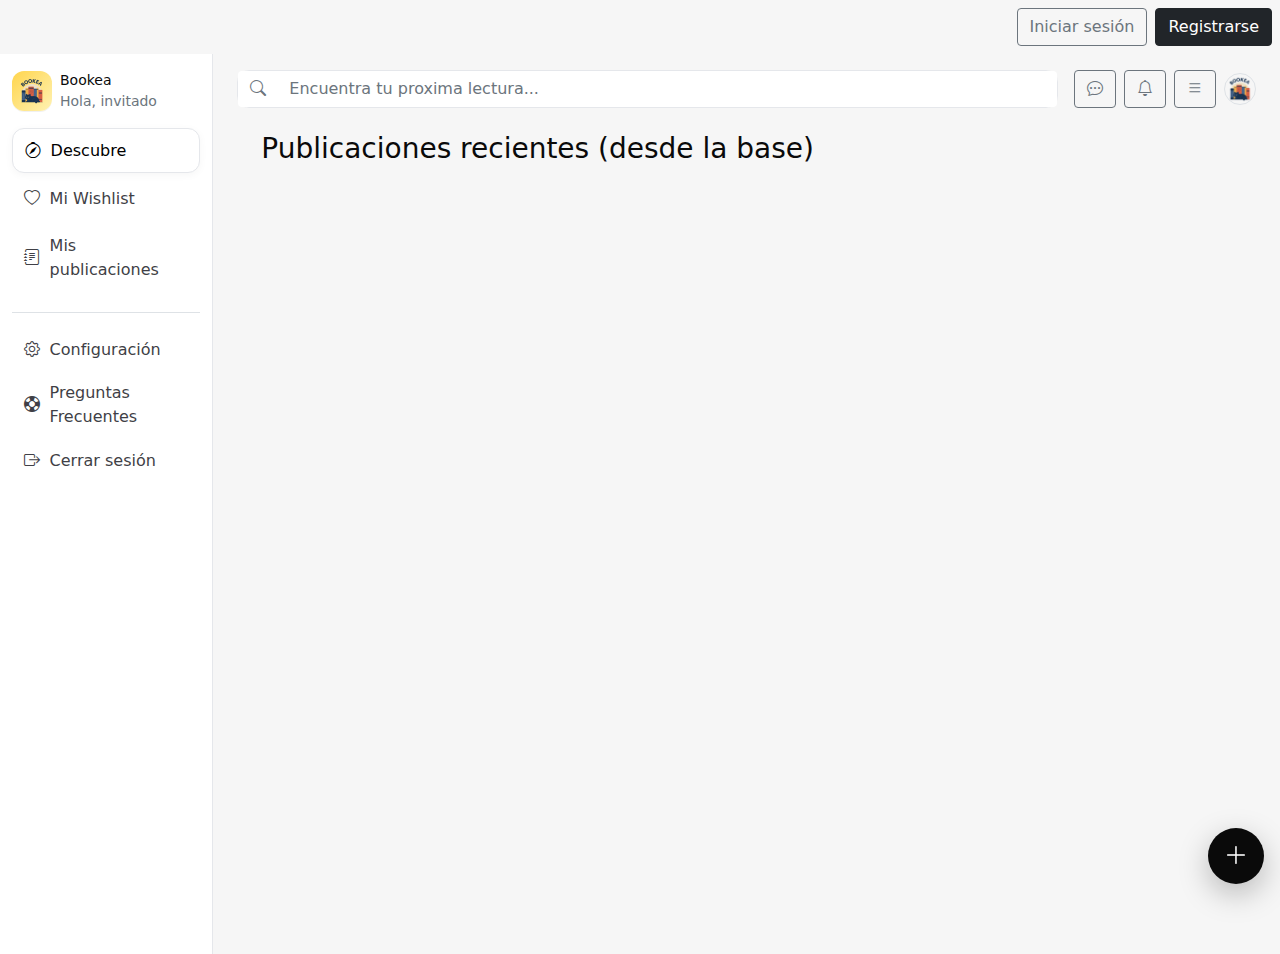
<file: indexx.html>
<!DOCTYPE html>
<html lang="es" data-bs-theme="light">
  <head>
    <meta charset="utf-8" />
    <meta name="viewport" content="width=device-width, initial-scale=1" />
    <title>Bookea</title>

    <!-- Bootstrap local -->
    <link rel="stylesheet" href="assets/css/bootstrap.min.css" />
    <!-- Icons -->
    <link
      href="https://cdn.jsdelivr.net/npm/bootstrap-icons@1.11.3/font/bootstrap-icons.css"
      rel="stylesheet"
    />
    <link rel="icon" type="image/png" href="assets/img/bookealogo.png" />

    <style>
      :root {
        --ml-amber-50: #fff7e6;
        --ml-amber-100: #ffedc2;
        --ml-amber-300: #ffd469;
        --ml-amber-400: #ffc538;
        --ml-amber-500: #ffb800;
        --ml-neutral-900: #0a0a0a;
        --ml-neutral-800: #18181b;
        --ml-neutral-700: #3f3f46;
        --ml-neutral-600: #52525b;
        --ml-neutral-200: #e5e7eb;
        --ml-neutral-100: #f6f6f6;
        --radius-xl: 1.25rem;
      }

      body {
        background: var(--ml-neutral-100);
        color: var(--ml-neutral-900);
      }

      .logo-pill {
        width: 40px;
        height: 40px;
        border-radius: 12px;
        display: grid;
        place-items: center;
        background: linear-gradient(135deg, #ffd54d, #fff2b3);
        box-shadow: 0 1px 0 rgba(0, 0, 0, 0.06);
      }

      .sidebar {
        background: #fff;
        border-right: 1px solid var(--ml-neutral-200);
        min-height: 100dvh;
        position: sticky;
        top: 0;
        padding: 1rem 0.75rem;
      }

      .sidebar .nav-link {
        color: var(--ml-neutral-700);
        border-radius: 12px;
        padding: 0.6rem 0.75rem;
        display: flex;
        align-items: center;
        gap: 0.6rem;
      }

      .sidebar .nav-link.active,
      .sidebar .nav-link:hover {
        background: #fff;
        border: 1px solid var(--ml-neutral-200);
        color: #000;
        box-shadow: 0 2px 8px rgba(0, 0, 0, 0.04);
      }

      .search-wrap {
        border: 1px solid var(--ml-neutral-200);
        border-radius: 12px;
        background: #fff;
      }

      .chip {
        border: 1px solid var(--ml-neutral-200);
        background: #fff;
        border-radius: 999px;
        padding: 0.35rem 0.7rem;
        font-size: 0.9rem;
      }

      .chip:hover {
        background: #fafafa;
      }

      .book-card {
        border: 1px solid var(--ml-neutral-200);
        border-radius: var(--radius-xl);
        overflow: hidden;
        background: #fff;
        box-shadow: 0 1px 8px rgba(0, 0, 0, 0.05);
      }

      .ratio-3x4 {
        aspect-ratio: 3/4;
      }

      .obj-cover {
        width: 100%;
        height: 100%;
        object-fit: cover;
      }

      .badge-estado {
        background: var(--ml-amber-100);
        color: #7a4a00;
        border: 1px solid var(--ml-amber-300);
        font-size: 0.72rem;
        border-radius: 10px;
      }

      .fab {
        position: fixed;
        right: 1rem;
        bottom: 1rem;
        z-index: 1050;
        width: 56px;
        height: 56px;
        border-radius: 50%;
        display: grid;
        place-items: center;
        background: var(--ml-neutral-900);
        color: #fff;
        box-shadow: 0 10px 30px rgba(0, 0, 0, 0.25);
      }

      .fab:hover {
        background: #000;
      }

      /* navbar superior móvil */
      .topbar {
        position: sticky;
        top: 0;
        z-index: 1030;
        backdrop-filter: blur(6px);
        background: rgba(255, 255, 255, 0.9);
        border-bottom: 1px solid var(--ml-neutral-200);
      }

      /* Contenedor del logo */
      .logo-pill {
        width: 40px;
        height: 40px;
        border-radius: 12px;
        display: flex;
        /* 👈 para centrar bien la imagen */
        align-items: center;
        justify-content: center;
        background: linear-gradient(135deg, #ffd54d, #fff2b3);
        box-shadow: 0 1px 0 rgba(0, 0, 0, 0.06);
        overflow: hidden;
        /* por si el PNG es más grande */
      }

      /* Imagen del logo, tamaño consistente en todos lados */
      .logo-pill img {
        width: 32px;
        height: 32px;
        object-fit: contain;
        display: block;
      }
      
    </style>
  </head>

  <body>
    <!-- Barra visible solo si NO hay sesión -->
    <div
      class="solo-publico d-flex justify-content-end align-items-center gap-2 p-2"
    >
      <button id="btn-login" class="btn btn-outline-secondary solo-publico">
        Iniciar sesión
      </button>
      <button id="btn-register" class="btn btn-dark solo-publico">
        Registrarse
      </button>
    </div>

    <!-- TOPBAR SOLO MÓVIL: hamburguesa + logo + perfil -->
    <header class="topbar d-lg-none">
      <div
        class="container-fluid d-flex align-items-center justify-content-between py-2"
      >
        <button
          class="btn btn-outline-secondary rounded-4"
          data-bs-toggle="offcanvas"
          data-bs-target="#ocMenu"
          aria-controls="ocMenu"
        >
          <i class="bi bi-list"></i>
        </button>
        <div class="d-flex align-items-center gap-2">
          <div class="logo-pill">
            <img src="assets/img/bookealogo.png" alt="Bookea logo" />
          </div>
          <span class="fw-medium small text-secondary">Bookea</span>
        </div>

        <div class="d-flex align-items-center gap-2">
          <button class="btn btn-outline-secondary rounded-4 solo-logueado">
            <i class="bi bi-chat-dots"></i>
          </button>
          <button class="btn btn-outline-secondary rounded-4 solo-logueado">
            <i class="bi bi-bell"></i>
          </button>
          <button class="btn btn-outline-secondary rounded-4">
            <i class="bi bi-list"></i>
          </button>
          <img
            src="assets/img/bookealogo.png"
            width="32"
            height="32"
            class="rounded-circle border solo-logueado"
            alt="perfil"
          />
        </div>
      </div>
    </header>

    <!-- LAYOUT -->
    <div class="container-fluid">
      <div class="row">
        <!-- SIDEBAR (visible en lg+) -->
        <aside class="col-lg-2 d-none d-lg-block sidebar">
          <div class="d-flex align-items-center gap-2 mb-3">
            <div class="logo-pill">
              <img src="assets/img/bookealogo.png" alt="Bookea logo" />
            </div>
            <div>
              <div class="fw-semibold small">Bookea</div>
              <div class="text-secondary small" id="saludo-usuario">
                Hola, invitado
              </div>
            </div>
          </div>

          <nav class="nav flex-column gap-1">
            <a class="nav-link active" href="#"
              ><i class="bi bi-compass"></i> Descubre</a
            >
            <a class="nav-link" href="#" data-auth-required>
              <i class="bi bi-heart"></i> Mi Wishlist
            </a>
            <a class="nav-link" href="#" data-auth-required>
              <i class="bi bi-journal-text"></i> Mis publicaciones
            </a>

            <div class="mt-3 border-top pt-3">
              <a class="nav-link" href="#" data-auth-required
                ><i class="bi bi-gear"></i> Configuración</a
              >
              <a class="nav-link" href="#"
                ><i class="bi bi-life-preserver"></i> Preguntas Frecuentes</a
              >
              <a class="nav-link solo-logueado" href="#" id="btn-logout">
                <i class="bi bi-box-arrow-right"></i> Cerrar sesión
              </a>
            </div>
          </nav>
        </aside>

        <!-- OFFCANVAS (sidebar en móvil) -->
        <div
          class="offcanvas offcanvas-start"
          tabindex="-1"
          id="ocMenu"
          aria-labelledby="ocMenuLabel"
        >
          <div class="offcanvas-header">
            <h5
              class="offcanvas-title d-flex align-items-center gap-2"
              id="ocMenuLabel"
            >
              <div class="logo-pill" style="width: 32px; height: 32px">
                <img
                  src="assets/img/bookealogo.png"
                  alt="Bookea logo"
                  style="width: 28px; height: 28px; object-fit: contain"
                />
              </div>
              Marketplace
            </h5>

            <button
              type="button"
              class="btn-close"
              data-bs-dismiss="offcanvas"
              aria-label="Cerrar"
            ></button>
          </div>
          <div class="offcanvas-body">
            <nav class="nav flex-column gap-1">
              <a class="nav-link active" href="#"
                ><i class="bi bi-compass"></i> Descrubre</a
              >
              <a class="nav-link" href="#"
                ><i class="bi bi-grid" data-auth-required></i> Wishlist</a
              >
              <a class="nav-link" href="#"
                ><i class="bi bi-collection" data-auth-required></i> Mis
                Publicaciones</a
              >
              <div class="mt-3 border-top pt-3">
                <a class="nav-link" href="#"
                  ><i class="bi bi-gear" data-auth-required></i>
                  Configuración</a
                >
                <a class="nav-link" href="#"
                  ><i class="bi bi-life-preserver"></i> Preguntas Frecuentes</a
                >
                <a class="nav-link solo-logueado" href="#"
                  ><i class="bi bi-box-arrow-right"></i> Cerrar sesión</a
                >
              </div>
            </nav>
          </div>
        </div>

        <!-- MAIN -->
        <main class="col-12 col-lg-10 px-3 px-lg-4 py-3">
          <!-- Barra superior (solo desktop): buscador + iconos + perfil -->
          <div
            class="d-none d-lg-flex align-items-center justify-content-between mb-3"
          >
            <form class="flex-grow-1 me-3" role="search">
              <div class="input-group search-wrap">
                <span class="input-group-text bg-white border-0"
                  ><i class="bi bi-search text-secondary"></i
                ></span>
                <input
                  type="text"
                  class="form-control border-0"
                  placeholder="Encuentra tu proxima lectura..."
                />
              </div>
            </form>
            <div class="d-flex align-items-center gap-2">
              <button class="btn btn-outline-secondary rounded-4 solo-logueado">
                <i class="bi bi-chat-dots"></i>
              </button>
              <button class="btn btn-outline-secondary rounded-4 solo-logueado">
                <i class="bi bi-bell"></i>
              </button>
              <button class="btn btn-outline-secondary rounded-4">
                <i class="bi bi-list"></i>
              </button>
              <img
                src="assets/img/bookealogo.png"
                width="32"
                height="32"
                class="rounded-circle border solo-logueado"
                alt="perfil"
              />
            </div>
          </div>

          <!-- Grid de libros -->
          <!--  <div class="row g-3 row-cols-2 row-cols-md-3 row-cols-xl-5"> -->
          <!-- Card – duplicá y cambiá datos a gusto -->
          <!--    <div class="col">
            <article class="book-card h-100">
              <div class="ratio-3x4">
                <img class="obj-cover"
                  src="https://images.unsplash.com/photo-1524995997946-a1c2e315a42f?q=80&w=900&auto=format"
                  alt="Clean Code" />
              </div>
              <div class="p-2">
                <div class="small text-secondary">Robert C. Martin</div>
                <h3 class="fs-6 mb-1">Clean Code</h3>
                <div class="d-flex justify-content-between align-items-center">
                  <span class="fw-semibold">$ 18.500</span>
                  <span class="badge-estado px-2 py-1">Como nuevo</span>
                </div>
              </div>
            </article>
          </div>

          <div class="col">
            <article class="book-card h-100">
              <div class="ratio-3x4">
                <img class="obj-cover"
                  src="https://images.unsplash.com/photo-1519682337058-a94d519337bc?q=80&w=900&auto=format"
                  alt="El nombre del viento" />
              </div>
              <div class="p-2">
                <div class="small text-secondary">Patrick Rothfuss</div>
                <h3 class="fs-6 mb-1">El nombre del viento</h3>
                <div class="d-flex justify-content-between align-items-center">
                  <span class="fw-semibold">$ 12.000</span>
                  <span class="badge-estado px-2 py-1">Usado — Muy bueno</span>
                </div>
              </div>
            </article>
          </div>

          <div class="col">
            <article class="book-card h-100">
              <div class="ratio-3x4">
                <img class="obj-cover"
                  src="https://images.unsplash.com/photo-1519681393784-d120267933ba?q=80&w=900&auto=format"
                  alt="Cien años de soledad" />
              </div>
              <div class="p-2">
                <div class="small text-secondary">G. García Márquez</div>
                <h3 class="fs-6 mb-1">Cien años de soledad</h3>
                <div class="d-flex justify-content-between align-items-center">
                  <span class="fw-semibold">$ 10.000</span>
                  <span class="badge-estado px-2 py-1">Usado — Bueno</span>
                </div>
              </div>
            </article>
          </div>

          <div class="col">
            <article class="book-card h-100">
              <div class="ratio-3x4">
                <img class="obj-cover"
                  src="https://images.unsplash.com/photo-1512820790803-83ca734da794?q=80&w=900&auto=format"
                  alt="The Pragmatic Programmer" />
              </div>
              <div class="p-2">
                <div class="small text-secondary">A. Hunt / D. Thomas</div>
                <h3 class="fs-6 mb-1">The Pragmatic Programmer</h3>
                <div class="d-flex justify-content-between align-items-center">
                  <span class="fw-semibold">$ 20.000</span>
                  <span class="badge-estado px-2 py-1">Nuevo</span>
                </div>
              </div>
            </article>
          </div>

          <div class="col">
            <article class="book-card h-100">
              <div class="ratio-3x4">
                <img class="obj-cover"
                  src="https://images.unsplash.com/photo-1528207776546-365bb710ee93?q=80&w=900&auto=format"
                  alt="Harry Potter" />
              </div>
              <div class="p-2">
                <div class="small text-secondary">J. K. Rowling</div>
                <h3 class="fs-6 mb-1">Harry Potter y el Príncipe Mestizo</h3>
                <div class="d-flex justify-content-between align-items-center">
                  <span class="fw-semibold">$ 16.000</span>
                  <span class="badge-estado px-2 py-1">Usado — Muy bueno</span>
                </div>
              </div>
            </article>
          </div>
        </div> -->

          <!-- 🔽 Publicaciones dinámicas desde Supabase (AGREGADO) -->
          <div class="container my-4">
            <h3 class="mb-3">Publicaciones recientes (desde la base)</h3>
            <div
              id="libros-lista"
              class="d-flex flex-wrap justify-content-start"
            ></div>
          </div>
          <!-- 🔼 FIN agregado -->
        </main>
      </div>
    </div>

    <!-- FAB Publicar -->
    <a href="#" class="fab" title="Publicar libro" data-auth-required>
      <i class="bi bi-plus-lg fs-4"></i>
    </a>

    <!-- Bootstrap JS (bundle con Popper) -->
    <script src="https://cdn.jsdelivr.net/npm/bootstrap@5.3.2/dist/js/bootstrap.bundle.min.js" crossorigin="anonymous"></script>

    <!-- AGREGADO: script principal que carga datos desde Supabase -->

    <script type="module" src="./js/main.js"></script>
    <script type="module" src="./js/authGuard.js"></script>
    <script>
      // Manejar retorno desde el mail de confirmación:
      document.addEventListener("DOMContentLoaded", async () => {
        const hash = window.location.hash?.substring(1); // saca "#"
        if (!hash) return;

        const params = new URLSearchParams(hash);
        const access_token = params.get("access_token");
        const refresh_token = params.get("refresh_token");
        const type = params.get("type"); // signup / recovery, etc.

        if (access_token && refresh_token) {
          const { error } = await supabase.auth.setSession({
            access_token,
            refresh_token,
          });
          if (error) {
            console.error("No se pudo setear la sesión:", error.message);
            return;
          }
          // ✅ Sesión creada: limpiar el hash y mandar a inicio (modo logueado)
          history.replaceState({}, document.title, window.location.pathname);
          window.location.href = "indexx.html";
        }
      });
    </script>
  </body>
</html>
</file>
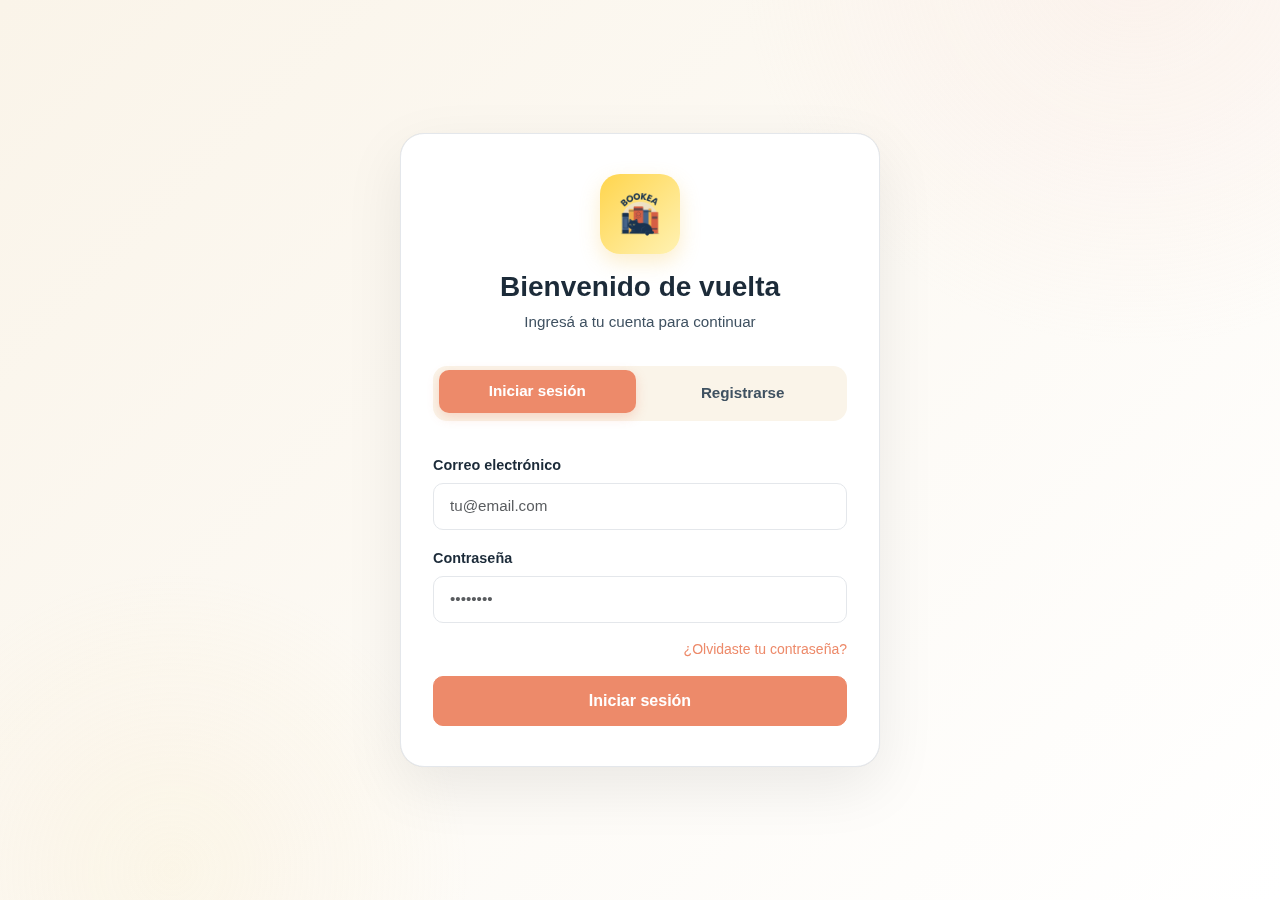
<file: login.html>
<!DOCTYPE html>
<html lang="es">

<head>
  <meta charset="UTF-8" />
  <meta name="viewport" content="width=device-width, initial-scale=1.0" />
  <title>Iniciar sesión | Bookea</title>
  <link href="https://cdn.jsdelivr.net/npm/bootstrap@5.3.3/dist/css/bootstrap.min.css" rel="stylesheet" />
  <link rel="stylesheet" href="/assets/css/login.css">
  <link rel="shortcut icon" href="assets/img/bookealogo.png" type="image/x-icon">
</head>

<body>
  <div class="auth-container">
    <div class="auth-card">
      <div class="logo-section">
        <div class="logo-wrapper">
          <img src="assets/img/bookealogo.png" alt="Bookea Logo" />
        </div>
        <h1 class="auth-title" id="main-title">Bienvenido de vuelta</h1>
        <p class="auth-subtitle" id="main-subtitle">Ingresá a tu cuenta para continuar</p>
      </div>

      <div class="tab-buttons">
        <button id="btn-login-tab" class="active">Iniciar sesión</button>
        <button id="btn-register-tab">Registrarse</button>
      </div>

      <!-- LOGIN FORM -->
      <form id="form-login" class="form-fade">
        <div class="mb-3">
          <label class="form-label">Correo electrónico</label>
          <input type="email" id="login-email" class="form-control" required placeholder="tu@email.com" />
        </div>
        <div class="mb-3">
          <label class="form-label">Contraseña</label>
          <input type="password" id="login-password" class="form-control" required placeholder="••••••••" />
        </div>

        <div class="d-flex justify-content-end mb-3">
          <a href="#" id="link-forgot" class="forgot-link">¿Olvidaste tu contraseña?</a>
        </div>

        <div class="d-grid">
          <button type="submit" class="btn btn-primary">Iniciar sesión</button>
        </div>
      </form>

      <!-- REGISTER FORM -->
      <form id="form-register" class="d-none">
        <div class="row g-2 mb-3">
          <div class="col-6">
            <label class="form-label">Nombre</label>
            <input type="text" id="reg-nombre" class="form-control" required placeholder="Juan" />
          </div>
          <div class="col-6">
            <label class="form-label">Apellido</label>
            <input type="text" id="reg-apellido" class="form-control" required placeholder="Pérez" />
          </div>
        </div>

        <div class="mb-3 mt-3">
          <label class="form-label">Correo electrónico</label>
          <input type="email" id="reg-email" class="form-control" required placeholder="tu@email.com" />
        </div>

        <div class="mb-3">
          <label class="form-label">Teléfono</label>
          <input type="tel" id="reg-telefono" class="form-control" required placeholder="2611234567" />
        </div>

        <div class="mb-3">
          <label for="residencia" class="form-label">Departamento (Mendoza)</label>
          <select id="reg-residencia" class="form-select" required>
            <option value="" selected disabled>Seleccioná tu departamento</option>
            <option>Capital</option>
            <option>Godoy Cruz</option>
            <option>Guaymallén</option>
            <option>Las Heras</option>
            <option>Luján de Cuyo</option>
            <option>Maipú</option>
            <option>Lavalle</option>
            <option>General San Martín</option>
            <option>Rivadavia</option>
            <option>Junín</option>
            <option>Santa Rosa</option>
            <option>La Paz</option>
            <option>Tunuyán</option>
            <option>Tupungato</option>
            <option>San Carlos</option>
            <option>San Rafael</option>
            <option>General Alvear</option>
            <option>Malargüe</option>
          </select>
        </div>

        <div class="mb-3">
          <label class="form-label">Contraseña</label>
          <input type="password" id="reg-password" class="form-control" required minlength="6"
            placeholder="Mínimo 6 caracteres" />
        </div>

        <div class="d-grid">
          <button type="submit" class="btn btn-primary">Crear cuenta</button>
        </div>
      </form>

      <div id="alerta" class="alert mt-3 d-none" role="alert"></div>
    </div>
  </div>

  <script type="module" src="./js/login.js"></script>
</body>

</html>
</file>
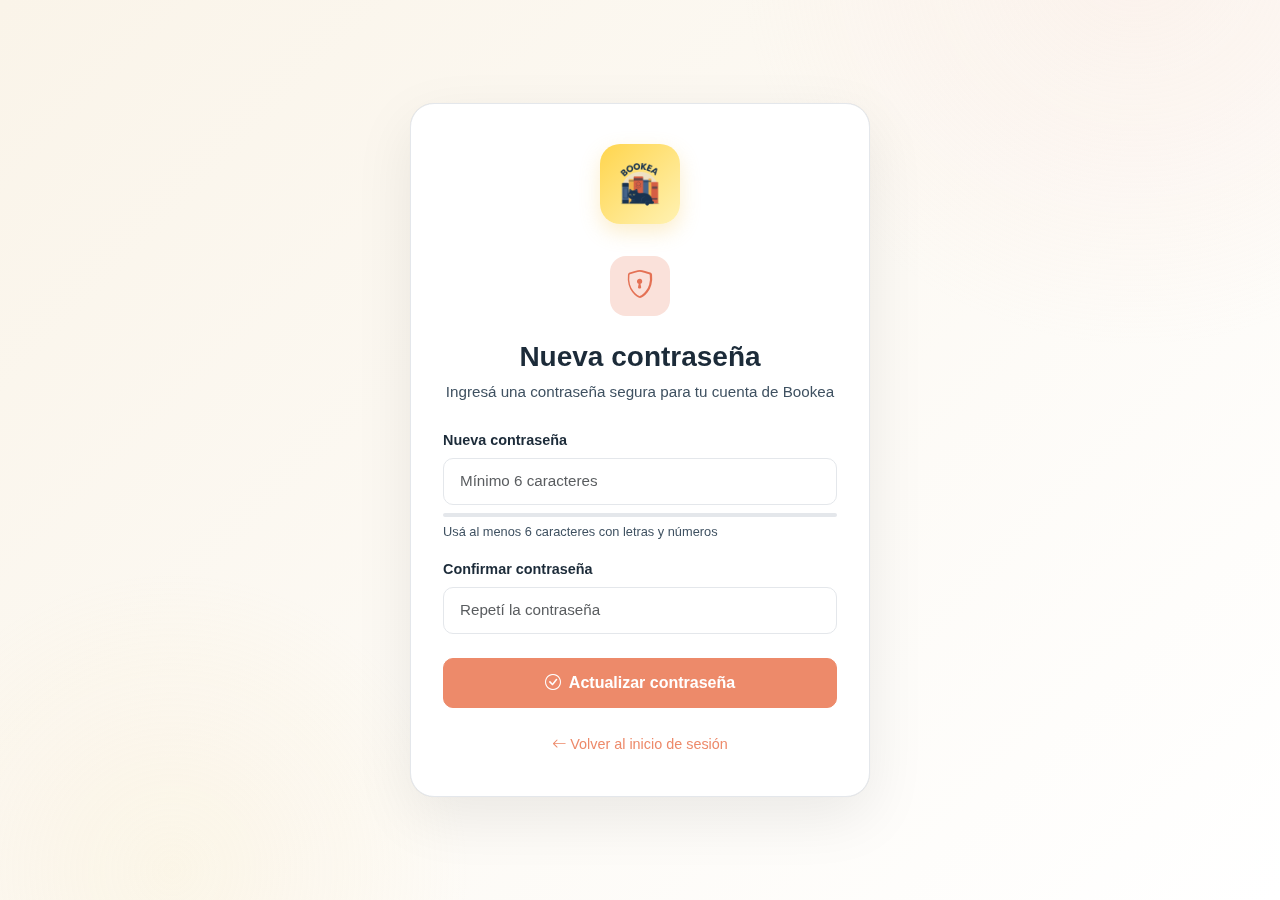
<file: password-reset.html>
<!DOCTYPE html>
<html lang="es">

<head>
  <meta charset="UTF-8" />
  <meta name="viewport" content="width=device-width, initial-scale=1.0" />
  <title>Restablecer contraseña | Bookea</title>
  <link href="https://cdn.jsdelivr.net/npm/bootstrap@5.3.3/dist/css/bootstrap.min.css" rel="stylesheet" />
  <link rel="stylesheet" href="https://cdn.jsdelivr.net/npm/bootstrap-icons@1.11.3/font/bootstrap-icons.min.css">
  <link rel="stylesheet" href="assets/css/reset-password.css">
</head>

<body>
  <div class="reset-container">
    <div class="reset-card">
      <div class="logo-section">
        <div class="logo-wrapper">
          <img src="assets/img/bookealogo.png" alt="Bookea Logo" />
        </div>
      </div>

      <div class="icon-section">
        <i class="bi bi-shield-lock"></i>
      </div>

      <h1 class="reset-title">Nueva contraseña</h1>
      <p class="reset-subtitle">
        Ingresá una contraseña segura para tu cuenta de Bookea
      </p>

      <form id="form-reset" class="mt-4">
        <div class="mb-3">
          <label class="form-label">Nueva contraseña</label>
          <input type="password" id="new-password" class="form-control" required minlength="6"
            placeholder="Mínimo 6 caracteres" />
          <div class="password-strength">
            <div class="password-strength-bar" id="strength-bar"></div>
          </div>
          <div class="password-hint" id="strength-text">
            Usá al menos 6 caracteres con letras y números
          </div>
        </div>

        <div class="mb-4">
          <label class="form-label">Confirmar contraseña</label>
          <input type="password" id="new-password-2" class="form-control" required minlength="6"
            placeholder="Repetí la contraseña" />
        </div>

        <div class="d-grid">
          <button type="submit" class="btn btn-primary">
            <i class="bi bi-check-circle me-2"></i>Actualizar contraseña
          </button>
        </div>
      </form>

      <div id="msg" class="alert mt-3 d-none" role="alert"></div>

      <div class="back-link">
        <a href="/login.html">
          <i class="bi bi-arrow-left me-1"></i>Volver al inicio de sesión
        </a>
      </div>
    </div>
  </div>

  <script type="module">
    import { supabase } from "./supabaseClient.js";

    const form = document.getElementById("form-reset");
    const msg = document.getElementById("msg");

    function showMsg(text, type = "success") {
      msg.className = `alert alert-${type} mt-3`;
      msg.textContent = text;
      msg.classList.remove("d-none");
    }

    // Este hash llega desde el mail: #access_token=...&type=recovery
    const isRecovery = location.hash.includes("type=recovery");

    form.addEventListener("submit", async (e) => {
      e.preventDefault();
      const p1 = document.getElementById("new-password").value.trim();
      const p2 = document.getElementById("new-password-2").value.trim();

      if (p1.length < 6)
        return showMsg(
          "La contraseña debe tener al menos 6 caracteres.",
          "warning"
        );
      if (p1 !== p2)
        return showMsg("Las contraseñas no coinciden.", "warning");

      try {
        // Supabase crea una sesión temporal si venís del link de recuperación
        const { data: sessionData } = await supabase.auth.getSession();
        if (!sessionData?.session || !isRecovery) {
          return showMsg(
            "El enlace de recuperación no es válido o expiró. Volvé a solicitarlo.",
            "danger"
          );
        }

        const { error } = await supabase.auth.updateUser({ password: p1 });
        if (error) throw error;

        showMsg(
          "¡Listo! Tu contraseña se actualizó. Te llevamos al inicio de sesión…",
          "success"
        );
        setTimeout(() => (location.href = "/login.html"), 1500);
      } catch (err) {
        console.error(err);
        showMsg(
          "No pudimos actualizar la contraseña. Probá nuevamente.",
          "danger"
        );
      }
    });
  </script>
</body>

</html>
</file>
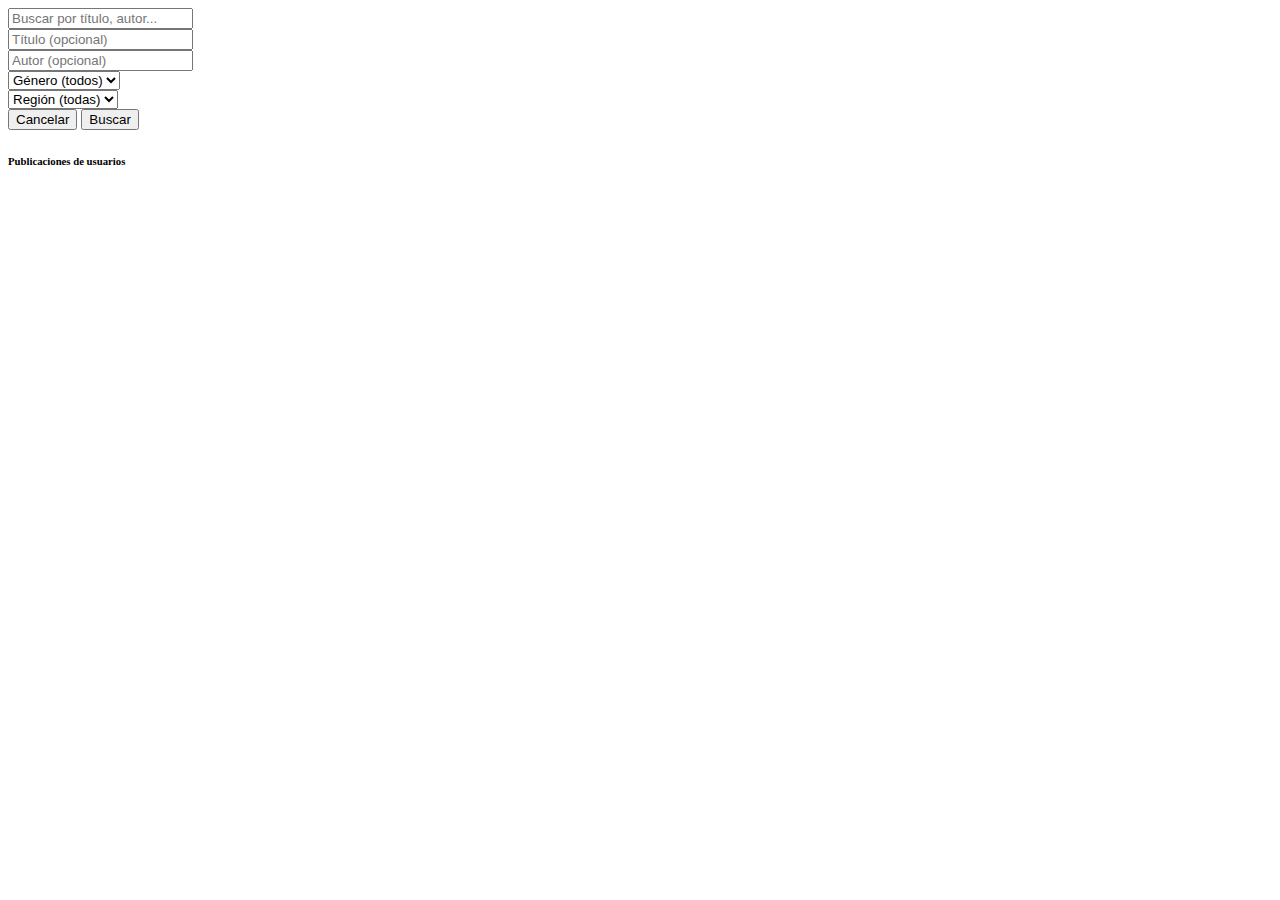
<file: template/buscador.html>
<!DOCTYPE html>
<html lang="en">
<head>
    <meta charset="UTF-8">
    <meta name="viewport" content="width=device-width, initial-scale=1.0">
    <title>Document</title>
</head>
<body>
    <!-- FRAGMENTO Buscador (embeber en index) -->
<section class="container my-3" id="discover-search">
  <div class="row">
    <div class="col-12 col-lg-10 mx-auto">
      <div class="card shadow-sm">
        <div class="card-body">
          <!-- Barra principal con autocompletar -->
          <div class="position-relative mb-3">
            <input id="q" type="text" class="form-control form-control-lg"
                   placeholder="Buscar por título, autor..." autocomplete="off">
            <div id="suggestions" class="list-group position-absolute w-100 mt-1"
                 style="z-index: 1000; display:none;"></div>
          </div>

          <!-- Filtros -->
          <div class="row g-2 mb-2">
            <div class="col-12 col-md-6">
              <input id="titleInput" type="text" class="form-control" placeholder="Título (opcional)">
            </div>
            <div class="col-12 col-md-6">
              <input id="authorInput" type="text" class="form-control" placeholder="Autor (opcional)">
            </div>
            <div class="col-12 col-md-6">
              <select id="genreSelect" class="form-select">
                <option value="">Género (todos)</option>
              </select>
            </div>
            <div class="col-12 col-md-6">
              <select id="regionSelect" class="form-select">
                <option value="">Región (todas)</option>
              </select>
            </div>
          </div>

          <div class="d-flex gap-2">
            <button id="clearBtn" class="btn btn-outline-secondary">Cancelar</button>
            <button id="searchBtn" class="btn btn-primary">Buscar</button>
          </div>
        </div>
      </div>

      <!-- Resultados -->
      <div id="results" class="mt-3">
        <!-- Ficha oficial de Google Books -->
        <div id="officialBook"></div>
        <!-- Publicaciones locales -->
        <h6 class="mt-3 mb-2">Publicaciones de usuarios</h6>
        <div id="userListings" class="row g-3"></div>
      </div>
    </div>
  </div>
</section>

</body>
</html>
</file>
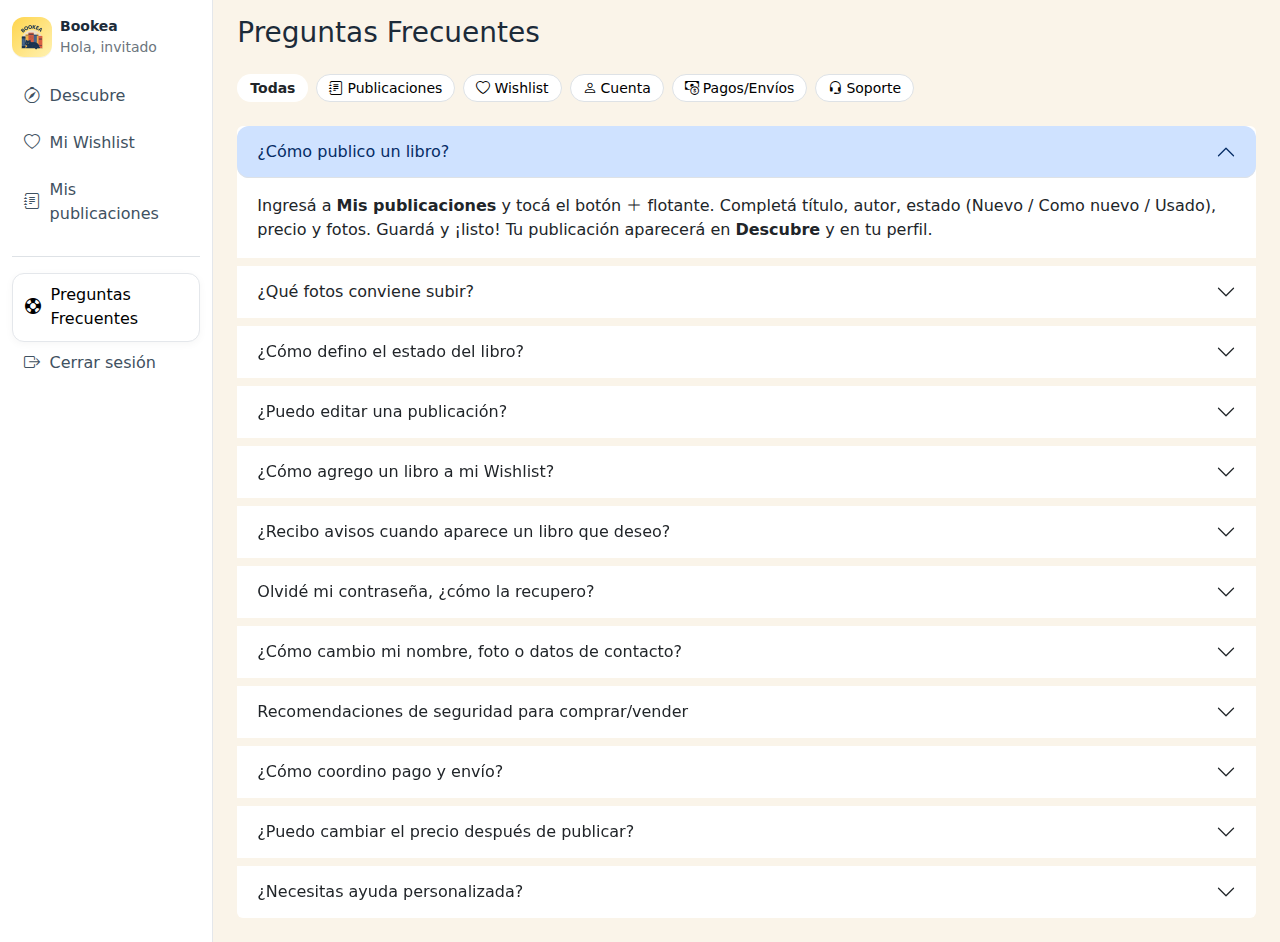
<file: template/faq.html>
<!DOCTYPE html>
<html lang="es" data-bs-theme="light">

<head>
    <meta charset="utf-8" />
    <meta name="viewport" content="width=device-width, initial-scale=1" />
    <title>Bookea</title>

    <!-- Bootstrap / Icons -->
    <link rel="stylesheet" href="https://cdn.jsdelivr.net/npm/bootstrap@5.3.2/dist/css/bootstrap.min.css"
        crossorigin="anonymous" />
    <link href="https://cdn.jsdelivr.net/npm/bootstrap-icons@1.11.3/font/bootstrap-icons.css" rel="stylesheet" />

    <link rel="icon" type="image/png" href="/assets/img/bookealogo.png" />
    <link rel="stylesheet" href="/assets/css/custom.css" />
</head>

<body>
    <!-- TOPBAR móvil -->
    <header class="topbar d-lg-none">
        <div class="container-fluid d-flex align-items-center justify-content-between py-2">
            <button class="btn btn-outline-secondary rounded-4 d-inline-flex d-lg-none" data-bs-toggle="offcanvas"
                data-bs-target="#ocMenu" aria-controls="ocMenu" aria-label="Abrir menú">
                <i class="bi bi-list"></i>
            </button>
            <div class="d-flex align-items-center gap-2">
                <div class="logo-pill">
                    <img src="/assets/img/bookealogo.png" alt="Bookea logo" />
                </div>
                <span class="fw-medium small text-secondary">Bookea</span>
            </div>
        </div>
    </header>

    <div class="container-fluid">
        <div class="row">
            <!-- SIDEBAR desktop -->
            <aside class="col-lg-2 d-none d-lg-block sidebar">
                <div class="d-flex align-items-center gap-2 mb-3">
                    <div class="logo-pill">
                        <img src="/assets/img/bookealogo.png" alt="Bookea logo" />
                    </div>
                    <div>
                        <div class="fw-semibold small">Bookea</div>
                        <div class="text-secondary small" id="saludo-usuario">
                            Hola, invitado
                        </div>
                    </div>
                </div>

                <nav class="nav flex-column gap-1">
                    <a class="nav-link" href="/index.html"><i class="bi bi-compass"></i> Descubre</a>
                    <a class="nav-link" href="/template/wishlist.html" data-auth-required><i class="bi bi-heart"></i> Mi Wishlist</a>
                    <a class="nav-link" href="/template/publicacion_libro.html" data-auth-required><i
                            class="bi bi-journal-text"></i> Mis publicaciones</a>

                    <div class="mt-3 border-top pt-3">

                        <a class="nav-link active" href="/template/faq.html"><i class="bi bi-life-preserver"></i>
                            Preguntas Frecuentes</a>
                        <a class="nav-link solo-logueado" href="/login.html" data-auth-logout>
                            <i class="bi bi-box-arrow-right"></i> Cerrar sesión
                        </a>

                    </div>
                </nav>
            </aside>

            <!-- OFFCANVAS mobile -->
            <div class="offcanvas offcanvas-start" tabindex="-1" id="ocMenu" aria-labelledby="ocMenuLabel">
                <div class="offcanvas-header">
                    <h5 class="offcanvas-title d-flex align-items-center gap-2" id="ocMenuLabel">
                        <div class="logo-pill" style="width: 32px; height: 32px">
                            <img src="/assets/img/bookealogo.png" alt="Bookea logo"
                                style="width: 28px; height: 28px; object-fit: contain" />
                        </div>
                        Bookea
                    </h5>
                    <button type="button" class="btn-close" data-bs-dismiss="offcanvas" aria-label="Cerrar"></button>
                </div>
                <div class="offcanvas-body">
                    <nav class="nav flex-column gap-1">
                        <a class="nav-link" href="/index.html"><i class="bi bi-compass"></i> Descubre</a>
                        <a class="nav-link" href="/template/wishlist.html"><i class="bi bi-grid" data-auth-required></i> Wishlist</a>
                        <a class="nav-link" href="/template/publicacion_libro.html"><i class="bi bi-collection"
                                data-auth-required></i> Mis
                            Publicaciones</a>
                        <div class="mt-3 border-top pt-3">

                            <a class="nav-link active" href="/template/faq.html"><i class="bi bi-life-preserver"></i>
                                Preguntas Frecuentes</a>
                            <a class="nav-link solo-logueado" href="/login.html" data-auth-logout>
                                <i class="bi bi-box-arrow-right"></i> Cerrar sesión
                            </a>

                        </div>
                    </nav>
                </div>
            </div>

            <!-- MAIN -->
            <main class="col-12 col-lg-10 px-3 px-lg-4 py-3">
                <!-- Encabezado -->
                <div class="d-flex align-items-center justify-content-between">
                    <h3 class="m-0 d-flex align-items-center gap-2">
                        Preguntas Frecuentes
                    </h3>
                </div>
                <br />

                <!-- Chips de categorías (debajo del título) -->
                <div class="faq-chips d-flex flex-wrap gap-2">
                    <button class="chip" data-cat="all">Todas</button>
                    <button class="chip" data-cat="publicaciones">
                        <i class="bi bi-journal-text me-1"></i>Publicaciones
                    </button>
                    <button class="chip" data-cat="wishlist">
                        <i class="bi bi-heart me-1"></i>Wishlist
                    </button>
                    <button class="chip" data-cat="cuenta">
                        <i class="bi bi-person me-1"></i>Cuenta
                    </button>
                    <button class="chip" data-cat="pagos">
                        <i class="bi bi-cash-coin me-1"></i>Pagos/Envíos
                    </button>
                    <button class="chip" data-cat="soporte">
                        <i class="bi bi-headset me-1"></i>Soporte
                    </button>
                </div>

                <!-- Accordion FAQs -->
                <br />
                <!-- Accordion FAQs -->
                <div class="accordion" id="faqAccordion">
                    <!-- PUBLICACIONES -->
                    <div class="accordion-item" data-cat="publicaciones">
                        <h2 class="accordion-header" id="q1h">
                            <button class="accordion-button" type="button" data-bs-toggle="collapse"
                                data-bs-target="#q1" aria-expanded="true" aria-controls="q1">
                                ¿Cómo publico un libro?
                            </button>
                        </h2>
                        <div id="q1" class="accordion-collapse collapse show" aria-labelledby="q1h"
                            data-bs-parent="#faqAccordion">
                            <div class="accordion-body">
                                Ingresá a <strong>Mis publicaciones</strong> y tocá el botón
                                <i class="bi bi-plus-lg"></i> flotante. Completá título,
                                autor, estado (Nuevo / Como nuevo / Usado), precio y fotos.
                                Guardá y ¡listo! Tu publicación aparecerá en
                                <strong>Descubre</strong> y en tu perfil.
                            </div>
                        </div>
                    </div>

                    <div class="accordion-item" data-cat="publicaciones">
                        <h2 class="accordion-header" id="q2h">
                            <button class="accordion-button collapsed" type="button" data-bs-toggle="collapse"
                                data-bs-target="#q2">
                                ¿Qué fotos conviene subir?
                            </button>
                        </h2>
                        <div id="q2" class="accordion-collapse collapse" aria-labelledby="q2h"
                            data-bs-parent="#faqAccordion">
                            <div class="accordion-body">
                                Usá al menos 3 fotos nítidas: tapa, contratapa y una página
                                interior. Evitá reflejos y recortes. El primer archivo será la
                                <em>portada</em> de la tarjeta (podés reordenarlas).
                            </div>
                        </div>
                    </div>

                    <div class="accordion-item" data-cat="publicaciones">
                        <h2 class="accordion-header" id="q3h">
                            <button class="accordion-button collapsed" type="button" data-bs-toggle="collapse"
                                data-bs-target="#q3">
                                ¿Cómo defino el estado del libro?
                            </button>
                        </h2>
                        <div id="q3" class="accordion-collapse collapse" aria-labelledby="q3h"
                            data-bs-parent="#faqAccordion">
                            <div class="accordion-body">
                                Elegí entre las opciones sugeridas al momento de publicar un
                                libro. Si tiene detalles (subrayados, tapas marcadas),
                                aclarálo en la descripción para generar confianza.
                            </div>
                        </div>
                    </div>

                    <div class="accordion-item" data-cat="publicaciones">
                        <h2 class="accordion-header" id="q4h">
                            <button class="accordion-button collapsed" type="button" data-bs-toggle="collapse"
                                data-bs-target="#q4">
                                ¿Puedo editar una publicación?
                            </button>
                        </h2>
                        <div id="q4" class="accordion-collapse collapse" aria-labelledby="q4h"
                            data-bs-parent="#faqAccordion">
                            <div class="accordion-body">
                                Sí, desde <strong>Mis publicaciones</strong> podés editar
                                precio, descripción, fotos o hacer privada la publicacion si el libro se encuentra vendido o reservado.
                            </div>
                        </div>
                        
                    </div>

                    <!-- WISHLIST -->
                    <div class="accordion-item" data-cat="wishlist">
                        <h2 class="accordion-header" id="q5h">
                            <button class="accordion-button collapsed" type="button" data-bs-toggle="collapse"
                                data-bs-target="#q5">
                                ¿Cómo agrego un libro a mi Wishlist?
                            </button>
                        </h2>
                        <div id="q5" class="accordion-collapse collapse" aria-labelledby="q5h"
                            data-bs-parent="#faqAccordion">
                            <div class="accordion-body">
                               En la pestaña Wishlist, figura un boton 
                                <i class="bi bi-plus-lg"></i>Agregar libro a mi wishlist donde podras agregar el libro que desees a tu lista de deseo.
                            </div>
                        </div>
                    </div>

                    <div class="accordion-item" data-cat="wishlist">
                        <h2 class="accordion-header" id="q6h">
                            <button class="accordion-button collapsed" type="button" data-bs-toggle="collapse"
                                data-bs-target="#q6">
                                ¿Recibo avisos cuando aparece un libro que deseo?
                            </button>
                        </h2>
                        <div id="q6" class="accordion-collapse collapse" aria-labelledby="q6h"
                            data-bs-parent="#faqAccordion">
                            <div class="accordion-body">
                                Sí. Por defecto, las notificaciones estana activas dentro del
                                sitio web por donde te notificaremos cuando haya publicaciones
                                coincidentes con tu wishlist.
                                Podes desactivar las notificaciones cuando lo desees.
                            </div>
                        </div>
                    </div>

                    <!-- CUENTA -->
                    <div class="accordion-item" data-cat="cuenta">
                        <h2 class="accordion-header" id="q7h">
                            <button class="accordion-button collapsed" type="button" data-bs-toggle="collapse"
                                data-bs-target="#q7">
                                Olvidé mi contraseña, ¿cómo la recupero?
                            </button>
                        </h2>
                        <div id="q7" class="accordion-collapse collapse" aria-labelledby="q7h"
                            data-bs-parent="#faqAccordion">
                            <div class="accordion-body">
                                Desde <strong>Iniciar sesión</strong> elegí
                                <em>“¿Olvidaste tu contraseña?”</em> y seguí el enlace que te
                                enviamos al correo registrado.
                            </div>
                        </div>
                    </div>

                    <div class="accordion-item" data-cat="cuenta">
                        <h2 class="accordion-header" id="q8h">
                            <button class="accordion-button collapsed" type="button" data-bs-toggle="collapse"
                                data-bs-target="#q8">
                                ¿Cómo cambio mi nombre, foto o datos de contacto?
                            </button>
                        </h2>
                        <div id="q8" class="accordion-collapse collapse" aria-labelledby="q8h"
                            data-bs-parent="#faqAccordion">
                            <div class="accordion-body">
                                En <strong>Perfil</strong> podés actualizar tus datos del
                                perfil. Recorda que estas son visibles a todo el publico.
                            </div>
                        </div>
                    </div>

                    <!-- SEGURIDAD -->
                    <div class="accordion-item" data-cat="seguridad">
                        <h2 class="accordion-header" id="q9h">
                            <button class="accordion-button collapsed" type="button" data-bs-toggle="collapse"
                                data-bs-target="#q9">
                                Recomendaciones de seguridad para comprar/vender
                            </button>
                        </h2>
                        <div id="q9" class="accordion-collapse collapse" aria-labelledby="q9h"
                            data-bs-parent="#faqAccordion">
                            <div class="accordion-body">
                                Acordá puntos de encuentro públicos, verificá el estado real
                                del libro y conservá comprobantes del pago. No compartas
                                contraseñas ni códigos de verificación. Desde Bookea tratamos
                                de mantener una comunidad confiable.
                            </div>
                        </div>
                    </div>

                    <!-- PAGOS / ENVÍOS -->
                    <div class="accordion-item" data-cat="pagos">
                        <h2 class="accordion-header" id="q10h">
                            <button class="accordion-button collapsed" type="button" data-bs-toggle="collapse"
                                data-bs-target="#q10">
                                ¿Cómo coordino pago y envío?
                            </button>
                        </h2>
                        <div id="q10" class="accordion-collapse collapse" aria-labelledby="q10h"
                            data-bs-parent="#faqAccordion">
                            <div class="accordion-body">
                                Bookea facilita el contacto entre partes. El medio de pago y
                                el envío se coordinan por chat/mensaje según acuerden vendedor
                                y comprador.
                            </div>
                        </div>
                    </div>

                    <div class="accordion-item" data-cat="pagos">
                        <h2 class="accordion-header" id="q11h">
                            <button class="accordion-button collapsed" type="button" data-bs-toggle="collapse"
                                data-bs-target="#q11">
                                ¿Puedo cambiar el precio después de publicar?
                            </button>
                        </h2>
                        <div id="q11" class="accordion-collapse collapse" aria-labelledby="q11h"
                            data-bs-parent="#faqAccordion">
                            <div class="accordion-body">
                                Sí, desde <strong>Mis publicaciones</strong> podés modificar
                                el precio.
                            </div>
                        </div>
                    </div>
                    <!-- SOPORTE -->
                    <div class="accordion-item" data-cat="soporte">
                        <h2 class="accordion-header" id="q12h">
                            <button class="accordion-button collapsed" type="button" data-bs-toggle="collapse"
                                data-bs-target="#q12">
                                ¿Necesitas ayuda personalizada?
                            </button>
                        </h2>
                        <div id="q12" class="accordion-collapse collapse" aria-labelledby="q12h"
                            data-bs-parent="#faqAccordion">
                            <div class="accordion-body">
                                Escribinos a
                                <a href="mailto:bookea.equipo@gmail.com">bookea.equipo@gmail.com</a>
                                y te respondemos a la brevedad.
                            </div>
                        </div>
                    </div>
                </div>
            </main>
        </div>
    </div>
    <!-- Scripts -->
    <!-- Bootstrap JS -->
    <script src="https://cdn.jsdelivr.net/npm/bootstrap@5.3.2/dist/js/bootstrap.bundle.min.js"
        crossorigin="anonymous"></script>

    <!-- Scripts de Bookea -->
    <script type="module" src="/js/main.js"></script>
    <script type="module" src="/js/authGuard.js"></script>


    <script>
        // --- Filtro por categoría (+ texto si existiera #faqSearch) ---
        const search = document.getElementById("faqSearch"); // puede no existir en esta página
        const chips = [...document.querySelectorAll(".chip")];
        const items = [
            ...document.querySelectorAll("#faqAccordion .accordion-item"),
        ];

        let activeCat = "all";
        function applyFilter() {
            const q = (search && search.value ? search.value : "")
                .trim()
                .toLowerCase();
            items.forEach((it) => {
                const cat = it.getAttribute("data-cat");
                const text = it.innerText.toLowerCase();
                const okCat = activeCat === "all" || cat === activeCat;
                const okText = !q || text.includes(q);
                it.style.display = okCat && okText ? "" : "none";
            });
        }
        if (search) search.addEventListener("input", applyFilter);

        chips.forEach((c) => {
            c.addEventListener("click", () => {
                activeCat = c.dataset.cat;
                chips.forEach((x) => x.classList.remove("btn", "btn-warning"));
                c.classList.add("btn", "btn-warning");
                applyFilter();
            });
        });
        // estado inicial
        document
            .querySelector('[data-cat="all"]')
            .classList.add("btn", "btn-warning");
    </script>
</body>

</html>
</file>
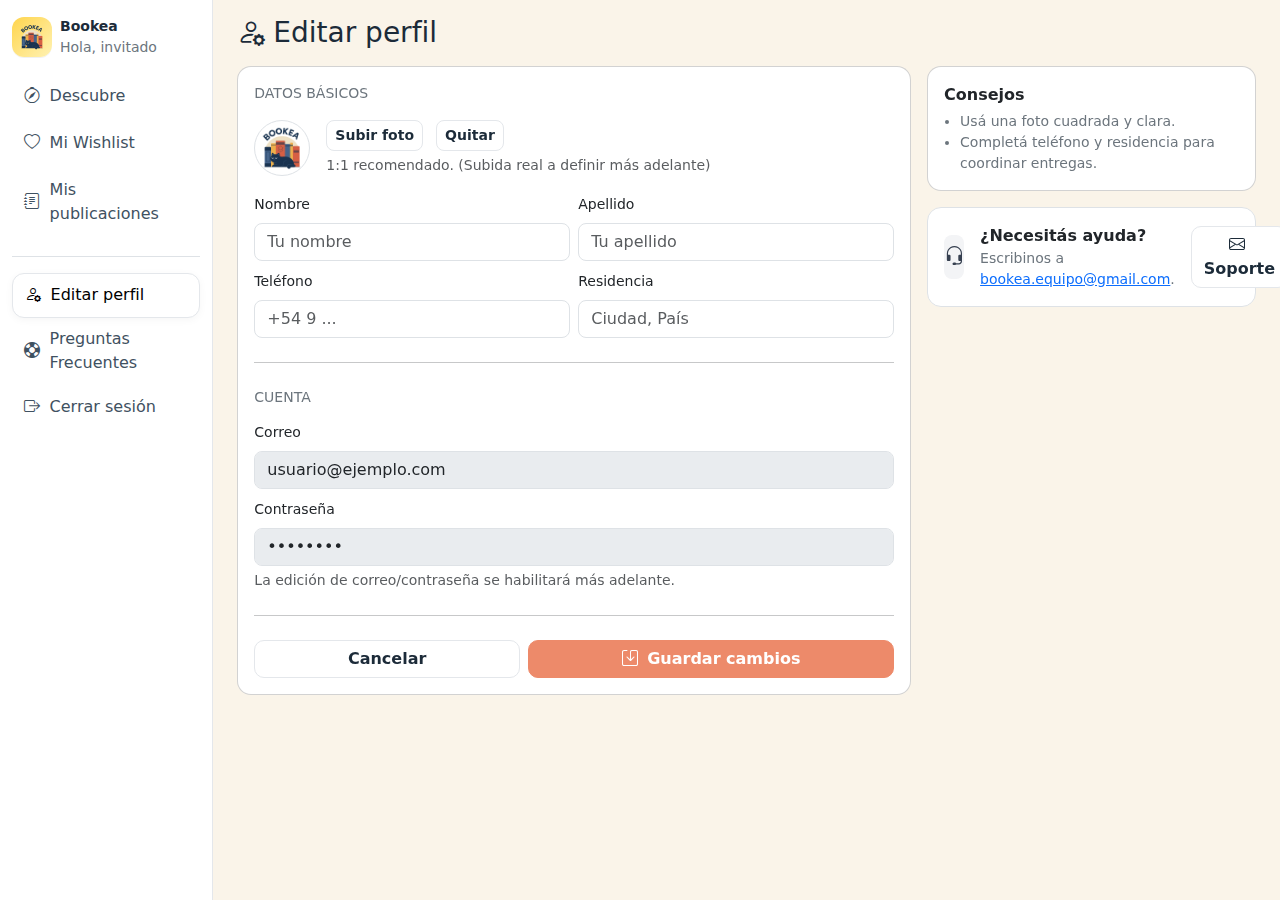
<file: template/perfil.html>
<!DOCTYPE html>
<html lang="es" data-bs-theme="light">

<head>
    <meta charset="utf-8" />
    <meta name="viewport" content="width=device-width, initial-scale=1" />
    <title>Bookea</title>

    <link rel="stylesheet" href="https://cdn.jsdelivr.net/npm/bootstrap@5.3.2/dist/css/bootstrap.min.css"
        crossorigin="anonymous" />
    <link href="https://cdn.jsdelivr.net/npm/bootstrap-icons@1.11.3/font/bootstrap-icons.css" rel="stylesheet" />

    <link rel="icon" type="image/png" href="/assets/img/bookealogo.png" />
    <link rel="stylesheet" href="/assets/css/custom.css" />
</head>

<body>
    <!-- TOPBAR móvil -->
    <header class="topbar d-lg-none">
        <div class="container-fluid d-flex align-items-center justify-content-between py-2">
            <button class="btn btn-outline-secondary rounded-4 d-inline-flex d-lg-none" data-bs-toggle="offcanvas"
                data-bs-target="#ocMenu" aria-controls="ocMenu" aria-label="Abrir menú">
                <i class="bi bi-list"></i>
            </button>
            <div class="d-flex align-items-center gap-2">
                <button class="btn btn-outline-secondary rounded-4 solo-logueado">
                    <i class="bi bi-bell"></i>
                </button>
                <a href="/template/perfil.html" class="d-inline-block">
                    <img src="/assets/img/bookealogo.png" width="32" height="32"
                        class="rounded-circle border solo-logueado" alt="perfil" />
                </a>
            </div>
        </div>
    </header>

    <div class="container-fluid">
        <div class="row">
            <!-- SIDEBAR desktop -->
            <aside class="col-lg-2 d-none d-lg-block sidebar">
                <div class="d-flex align-items-center gap-2 mb-3">
                    <div class="logo-pill">
                        <img src="/assets/img/bookealogo.png" alt="Bookea logo" />
                    </div>
                    <div>
                        <div class="fw-semibold small">Bookea</div>
                        <div class="text-secondary small" id="saludo-usuario">
                            Hola, invitado
                        </div>
                    </div>
                </div>

                <nav class="nav flex-column gap-1">
                    <a class="nav-link" href="/index.html"><i class="bi bi-compass"></i> Descubre</a>
                    <a class="nav-link" href="#" data-auth-required><i class="bi bi-heart"></i> Mi Wishlist</a>
                    <a class="nav-link" href="/template/publicacion_libro.html" data-auth-required><i
                            class="bi bi-journal-text"></i> Mis publicaciones</a>
                    <div class="mt-3 border-top pt-3">
                        <a class="nav-link active" href="/template/perfil.html"><i class="bi bi-person-gear"></i> Editar
                            perfil</a>
                        <a class="nav-link" href="/template/faq.html"><i class="bi bi-life-preserver"></i> Preguntas
                            Frecuentes</a>
                        <a class="nav-link" href="#"><i class="bi bi-box-arrow-right"></i> Cerrar sesión</a>
                    </div>
                </nav>
            </aside>

            <!-- OFFCANVAS mobile -->
            <div class="offcanvas offcanvas-start" tabindex="-1" id="ocMenu" aria-labelledby="ocMenuLabel">
                <div class="offcanvas-header">
                    <h5 class="offcanvas-title d-flex align-items-center gap-2" id="ocMenuLabel">
                        <div class="logo-pill" style="width: 32px; height: 32px">
                            <img src="/assets/img/bookealogo.png" alt="Bookea logo"
                                style="width: 28px; height: 28px; object-fit: contain" />
                        </div>
                        Marketplace
                    </h5>
                    <button type="button" class="btn-close" data-bs-dismiss="offcanvas" aria-label="Cerrar"></button>
                </div>
                <div class="offcanvas-body">
                    <nav class="nav flex-column gap-1">
                        <a class="nav-link" href="/index.html"><i class="bi bi-compass"></i> Descubre</a>
                        <a class="nav-link" href="#"><i class="bi bi-heart" data-auth-required></i> Mi Wishlist</a>
                        <a class="nav-link" href="/template/publicacion_libro.html"><i class="bi bi-journal-text"
                                data-auth-required></i> Mis
                            publicaciones</a>
                        <div class="mt-3 border-top pt-3">
                            <a class="nav-link active" href="/template/perfil.html"><i class="bi bi-person-gear"></i>
                                Editar perfil</a>
                            <a class="nav-link" href="/template/faq.html"><i class="bi bi-life-preserver"></i> Preguntas
                                Frecuentes</a>
                            <a class="nav-link" href="#"><i class="bi bi-box-arrow-right"></i> Cerrar sesión</a>
                        </div>
                    </nav>
                </div>
            </div>

            <!-- MAIN -->
            <main class="col-12 col-lg-10 px-3 px-lg-4 py-3">
                <div class="d-flex align-items-center justify-content-between mb-3">
                    <h3 class="m-0 d-flex align-items-center gap-2">
                        <i class="bi bi-person-gear"></i> Editar perfil
                    </h3>
                </div>

                <!-- Contenido -->
                <div class="row g-3">
                    <div class="col-12 col-xl-8">
                        <div class="card">
                            <div class="card-body">
                                <div class="text-uppercase text-secondary small mb-3">
                                    Datos básicos
                                </div>

                                <div class="d-flex align-items-center gap-3 mb-3">
                                    <img id="pf-avatar" src="/assets/img/bookealogo.png" class="rounded-circle border"
                                        width="56" height="56" alt="avatar" />
                                    <div>
                                        <label class="btn btn-sm btn-light rounded-3 me-2">
                                            <input type="file" id="pf-avatar-file" accept="image/*" hidden />
                                            Subir foto
                                        </label>
                                        <button type="button" class="btn btn-sm btn-outline-secondary rounded-3"
                                            id="pf-avatar-remove">
                                            Quitar
                                        </button>
                                        <div class="form-text">
                                            1:1 recomendado. (Subida real a definir más adelante)
                                        </div>
                                    </div>
                                </div>

                                <div class="row g-2">
                                    <div class="col-12 col-md-6">
                                        <label class="form-label small">Nombre</label>
                                        <input id="pf-nombre" type="text" class="form-control rounded-3"
                                            placeholder="Tu nombre" />
                                    </div>
                                    <div class="col-12 col-md-6">
                                        <label class="form-label small">Apellido</label>
                                        <input id="pf-apellido" type="text" class="form-control rounded-3"
                                            placeholder="Tu apellido" />
                                    </div>

                                    <div class="col-12 col-md-6">
                                        <label class="form-label small">Teléfono</label>
                                        <input id="pf-phone" type="tel" class="form-control rounded-3"
                                            placeholder="+54 9 ..." />
                                    </div>
                                    <div class="col-12 col-md-6">
                                        <label class="form-label small">Residencia</label>
                                        <input id="pf-residence" type="text" class="form-control rounded-3"
                                            placeholder="Ciudad, País" />
                                    </div>
                                </div>

                                <hr class="my-4" />

                                <div class="d-flex align-items-center justify-content-between">
                                    <div class="text-uppercase text-secondary small">
                                        Cuenta
                                    </div>
                                    <span id="pf-verified-badge"
                                        class="badge rounded-pill bg-light text-secondary border d-none">
                                        <i class="bi bi-patch-check-fill me-1"></i>Verificado
                                    </span>
                                </div>

                                <div class="row g-2 mt-1">
                                    <div class="col-12">
                                        <label class="form-label small">Correo</label>
                                        <input id="pf-email" type="email" class="form-control rounded-3"
                                            value="usuario@ejemplo.com" disabled />
                                    </div>
                                    <div class="col-12">
                                        <label class="form-label small">Contraseña</label>
                                        <input type="password" class="form-control rounded-3" value="••••••••"
                                            disabled />
                                        <div class="form-text">
                                            La edición de correo/contraseña se habilitará más
                                            adelante.
                                        </div>
                                    </div>
                                </div>

                                <hr class="my-4" />
                                <div class="d-flex gap-2 mt-4">
                                    <a href="/index.html" class="btn btn-light flex-grow-1">Cancelar</a>
                                    <button id="pf-save" class="btn btn-warning flex-grow-1">
                                        <i class="bi bi-save me-1"></i> Guardar cambios
                                    </button>
                                </div>
                            </div>
                        </div>
                    </div>

                    <!-- Lateral de ayuda (opcional) -->
                    <div class="col-12 col-xl-4">
                        <div class="card">
                            <div class="card-body">
                                <div class="fw-semibold mb-1">Consejos</div>
                                <ul class="small text-secondary m-0 ps-3">
                                    <li>Usá una foto cuadrada y clara.</li>
                                    <li>
                                        Completá teléfono y residencia para coordinar entregas.
                                    </li>
                                </ul>
                            </div>
                        </div>

                        <div class="card mt-3 help-card">
                            <div class="card-body d-flex align-items-center gap-3">
                                <div class="help-icon rounded-3 d-flex align-items-center justify-content-center">
                                    <i class="bi bi-headset fs-5"></i>
                                </div>
                                <div class="flex-grow-1">
                                    <div class="fw-semibold">¿Necesitás ayuda?</div>
                                    <div class="text-secondary small">
                                        Escribinos a
                                        <a href="mailto:bookea.equipo@gmail.com">bookea.equipo@gmail.com</a>.
                                    </div>
                                </div>
                                <a class="btn btn-outline-secondary" href="mailto:bookea.equipo@gmail.com"><i
                                        class="bi bi-envelope me-1"></i> Soporte</a>
                            </div>
                        </div>
                    </div>
                </div>
            </main>
        </div>
    </div>
    <!-- Bootstrap JS (necesario para Offcanvas y Toast) -->
<script src="https://cdn.jsdelivr.net/npm/bootstrap@5.3.2/dist/js/bootstrap.bundle.min.js" crossorigin="anonymous"></script>

    <script type="module" src="/js/main.js"></script>
    <script type="module" src="/js/authGuard.js"></script>
    <script type="module" src="/js/perfil.js"></script>

    <!-- Toast notificación -->
    <div class="position-fixed bottom-0 end-0 p-3" style="z-index: 9999">
        <div id="bookea-toast" class="toast align-items-center text-bg-success border-0" role="alert"
            aria-live="assertive" aria-atomic="true">
            <div class="d-flex">
                <div class="toast-body fw-medium">
                    Perfil actualizado correctamente
                </div>
                <button type="button" class="btn-close btn-close-white me-2 m-auto" data-bs-dismiss="toast"
                    aria-label="Close"></button>
            </div>
        </div>
    </div>
</body>

</html>
</file>
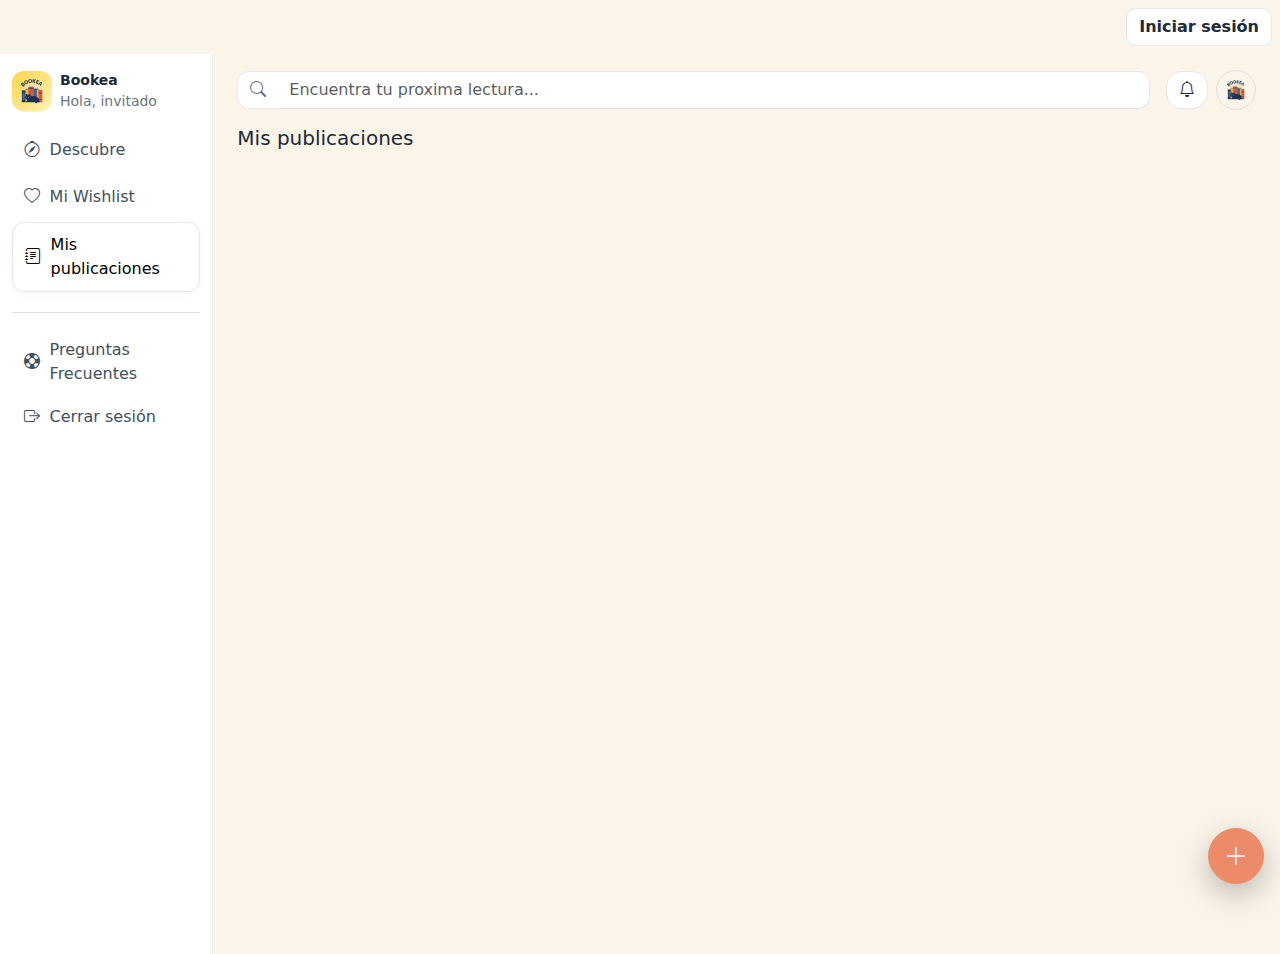
<file: template/publicacion_libro.html>
<!DOCTYPE html>
<html lang="es" data-bs-theme="light">

<head>
    <meta charset="utf-8" />
    <meta name="viewport" content="width=device-width, initial-scale=1" />
    <title>Bookea</title>
    <link rel="stylesheet" href="https://cdn.jsdelivr.net/npm/bootstrap@5.3.2/dist/css/bootstrap.min.css"
        crossorigin="anonymous" />

    <link href="https://cdn.jsdelivr.net/npm/bootstrap-icons@1.11.3/font/bootstrap-icons.css" rel="stylesheet" />
    <link rel="stylesheet" href="https://cdnjs.cloudflare.com/ajax/libs/font-awesome/6.6.0/css/all.min.css">

    <link rel="icon" type="image/png" href="/assets/img/bookealogo.png" />
    <link rel="stylesheet" href="/assets/css/custom.css">

</head>

<body>
    <!-- Barra visible solo si NO hay sesión -->
    <div class="solo-publico d-flex justify-content-end align-items-center gap-2 p-2">
        <button id="btn-login" class="btn btn-outline-secondary solo-publico">
            Iniciar sesión
        </button>
        <!--  <button id="btn-register" class="btn btn-dark solo-publico">
            Registrarse
        </button> -->
    </div>

    <!-- TOPBAR SOLO MÓVIL: hamburguesa + logo + perfil -->
    <header class="topbar d-lg-none">
        <div class="container-fluid d-flex align-items-center justify-content-between py-2">
            <button class="btn btn-outline-secondary rounded-4 d-inline-flex d-lg-none" data-bs-toggle="offcanvas"
                data-bs-target="#ocMenu" aria-controls="ocMenu" aria-label="Abrir menú">
                <i class="bi bi-list"></i>
            </button>
            <div class="d-flex align-items-center gap-2">
                <div class="logo-pill">
                    <img src="/assets/img/bookealogo.png" alt="Bookea logo" />
                </div>
                <span class="fw-medium small text-secondary">Bookea</span>
            </div>

            <div class="d-flex align-items-center gap-2">
                <button class="btn btn-outline-secondary rounded-4 solo-logueado">
                    <i class="bi bi-bell"></i>
                </button>
                <!-- avatar global -->
<a href="/template/perfil.html" class="d-inline-block">
  <img data-user-avatar
       src="/assets/img/bookealogo.png"
       width="32" height="32"
       class="rounded-circle border solo-logueado"
       alt="perfil" />
</a>

            </div>
        </div>
    </header>

    <!-- LAYOUT -->
    <div class="container-fluid">
        <div class="row">
            <!-- SIDEBAR desktop -->
            <aside class="col-lg-2 d-none d-lg-block sidebar">
                <div class="d-flex align-items-center gap-2 mb-3">
                    <div class="logo-pill">
                        <img src="/assets/img/bookealogo.png" alt="Bookea logo" />
                    </div>
                    <div>
                        <div class="fw-semibold small">Bookea</div>
                        <div class="text-secondary small" id="saludo-usuario">
                            Hola, invitado
                        </div>
                    </div>
                </div>

                <nav class="nav flex-column gap-1">
                    <a class="nav-link" href="/index.html"><i class="bi bi-compass"></i> Descubre</a>
                    <a class="nav-link" href="wishlist.html" data-auth-required>
                        <i class="bi bi-heart"></i> Mi Wishlist
                    </a>
                    <a class="nav-link active" href="publicacion_libro.html" data-auth-required>
                        <i class="bi bi-journal-text"></i> Mis publicaciones
                    </a>

                    <div class="mt-3 border-top pt-3">
                        <a class="nav-link" href="faq.html"><i class="bi bi-life-preserver"></i> Preguntas
                            Frecuentes</a>
                        <a class="nav-link solo-logueado" href="/login.html" data-auth-logout>
                            <i class="bi bi-box-arrow-right"></i> Cerrar sesión
                        </a>

                    </div>
                </nav>
            </aside>

            <!-- OFFCANVAS (sidebar en móvil) -->
            <div class="offcanvas offcanvas-start" tabindex="-1" id="ocMenu" aria-labelledby="ocMenuLabel">
                <div class="offcanvas-header">
                    <h5 class="offcanvas-title d-flex align-items-center gap-2" id="ocMenuLabel">
                        <div class="logo-pill" style="width: 32px; height: 32px">
                            <img src="/assets/img/bookealogo.png" alt="Bookea logo"
                                style="width: 28px; height: 28px; object-fit: contain" />
                        </div>
                        Bookea
                    </h5>

                    <button type="button" class="btn-close" data-bs-dismiss="offcanvas" aria-label="Cerrar"></button>
                </div>
                <div class="offcanvas-body">
                    <nav class="nav flex-column gap-1">
                        <a class="nav-link" href="/index.html"><i class="bi bi-compass"></i> Descubre</a>
                        <a class="nav-link" href="/template/wishlist.html"><i class="bi bi-grid" data-auth-required></i>
                            Wishlist</a>
                        <a class="nav-link active" href="#"><i class="bi bi-collection" data-auth-required></i> Mis
                            Publicaciones</a>
                        <div class="mt-3 border-top pt-3">

                            <a class="nav-link" href="/template/faq.html"><i class="bi bi-life-preserver"></i> Preguntas
                                Frecuentes</a>
                            <a class="nav-link solo-logueado" href="/login.html" data-auth-logout>
                                <i class="bi bi-box-arrow-right"></i> Cerrar sesión
                            </a>

                        </div>
                    </nav>
                </div>
            </div>

            <!-- MAIN -->
            <main class="col-12 col-lg-10 px-3 px-lg-4 py-3">
                <!-- Barra superior (solo desktop): buscador + iconos + perfil -->
                <div class="d-none d-lg-flex align-items-center justify-content-between mb-3">
                    <form class="flex-grow-1 me-3" role="search">
                        <div class="input-group search-wrap">
                            <span class="input-group-text bg-white border-0"><i
                                    class="bi bi-search text-secondary"></i></span>
                            <input type="text" class="form-control border-0"
                                placeholder="Encuentra tu proxima lectura..." />
                        </div>
                    </form>
                    <div class="d-flex align-items-center gap-2">
                        <button class="btn btn-outline-secondary rounded-4 solo-logueado">
                            <i class="bi bi-bell"></i>
                        </button>
                        <!-- avatar global -->
<a href="/template/perfil.html" class="d-inline-block">
  <img data-user-avatar
       src="/assets/img/bookealogo.png"
       width="32" height="32"
       class="rounded-circle border solo-logueado"
       alt="perfil" />
</a>

                    </div>
                </div>

                <!-- donde quieras listar las publicaciones del usuario -->
                <section class="mt-3">
                    <h5 class="mb-2">Mis publicaciones</h5>
                    <div id="myListingsGrid" class="row row-cols-2 row-cols-md-4 row-cols-xl-6 g-3"></div>
                </section>


                <!-- FAB Publicar -->
                <a href="#" class="fab" id="fabPublish" title="Publicar libro" data-auth-required data-open="publish"
                    aria-haspopup="dialog" aria-controls="bookModal">
                    <i class="bi bi-plus-lg fs-4"></i>
                </a>

                <!-- ===== MODAL: Publicar Libro (multi-paso) ===== -->
                <div id="bookModal" class="ml-modal" role="dialog" aria-modal="true" aria-labelledby="modalTitle"
                    aria-hidden="true">
                    <div class="ml-modal__backdrop" data-close="true"></div>

                    <div class="ml-modal__dialog" role="document">
                        <header class="ml-modal__header">
                            <div>
                                <h2 id="modalTitle" class="h5 m-0">Publicar Libro</h2>
                                <small class="text-secondary">Completá la información de tu libro para
                                    publicarlo</small>
                            </div>
                            <button class="ml-modal__close" id="closeModalBtn" aria-label="Cerrar">
                                <i class="fa-solid fa-xmark"></i>
                            </button>
                        </header>

                        <div class="ml-modal__body">
                            <!-- Stepper -->
                            <ol class="wizard-steps" id="wizardSteps" aria-label="Pasos de publicación">
                                <li class="active">Buscar e info</li>
                                <li>Tu ejemplar</li>
                                <li>Fotos</li>
                            </ol>


                            <form id="bookForm">

                                <!-- ========== PASO 1: Buscar el libro ========== -->
                                <section class="wizard-step" data-step="1">
                                    <h3 class="h6 text-primary fw-semibold mb-3">1. Buscar e info del libro</h3>

                                    <div class="mb-3">
                                        <label for="searchBook" class="form-label">Título o Autor <span
                                                class="text-danger">*</span></label>
                                        <div class="autocomplete-wrapper position-relative">
                                            <input type="text" id="searchBook" class="form-control"
                                                placeholder="Empieza a escribir el título o autor del libro..."
                                                autocomplete="off">
                                            <div id="autocompleteResults" class="autocomplete-results"
                                                style="display:none"></div>
                                        </div>
                                        <div class="form-text">Podés autocompletar con Google Books o cargar manual.
                                        </div>
                                    </div>

                                    <button type="button" class="btn btn-outline-primary w-100 mb-3"
                                        id="manualEntryBtn">
                                        ✏️ No encuentro mi libro, quiero cargarlo manualmente
                                    </button>

                                    <!-- Info del libro (queda en el mismo paso 1) -->
                                    <div class="mb-3">
                                        <label for="bookTitle" class="form-label">Título <span
                                                class="text-danger">*</span></label>
                                        <input type="text" id="bookTitle" class="form-control readonly-field" readonly
                                            placeholder="Se completará automáticamente" required>
                                    </div>
                                    <div class="mb-3">
                                        <label for="bookAuthor" class="form-label">Autor(es) <span
                                                class="text-danger">*</span></label>
                                        <input type="text" id="bookAuthor" class="form-control readonly-field" readonly
                                            placeholder="Se completará automáticamente" required>
                                    </div>
                                    <div class="mb-3">
                                        <label for="bookGenre" class="form-label">Género</label>
                                        <input type="text" id="bookGenre" class="form-control readonly-field" readonly
                                            placeholder="Se completará automáticamente">
                                    </div>
                                    <div class="mb-1">
                                        <label for="bookDescription" class="form-label">Descripción</label>
                                        <textarea id="bookDescription" class="form-control readonly-field" rows="3"
                                            readonly placeholder="Se completará automáticamente"></textarea>
                                    </div>
                                </section>


                                <!-- ========== PASO 2: Información del libro (autocompletada o manual) ========== -->
                                <section class="wizard-step d-none" data-step="2" aria-hidden="true">
                                    <h3 class="h6 text-primary fw-semibold mb-3">2. Detalles de tu ejemplar</h3>

                                    <div class="row g-3">
                                        <div class="col-md-6">
                                            <label for="bookCondition" class="form-label">Estado del libro <span
                                                    class="text-danger">*</span></label>
                                            <select id="bookCondition" class="form-select" required>
                                                <option value="">Selecciona el estado</option>
                                                <option value="nuevo">Nuevo</option>
                                                <option value="como_nuevo">Como nuevo</option>
                                                <option value="muy_bueno">Muy bueno</option>
                                                <option value="bueno">Bueno</option>
                                                <option value="usado">Usado</option>
                                            </select>
                                        </div>

                                        <div class="col-md-6">
                                            <label for="bookLanguage" class="form-label">Idioma <span
                                                    class="text-danger">*</span></label>
                                            <select id="bookLanguage" class="form-select" required>
                                                <option value="">Selecciona el idioma</option>
                                                <option value="español">Español</option>
                                                <option value="ingles">Inglés</option>
                                                <option value="portugues">Portugués</option>
                                                <option value="frances">Francés</option>
                                                <option value="otro">Otro</option>
                                            </select>

                                            <!-- Campo visible solo si eligen "Otro" -->
                                            <input type="text" id="bookLanguageOther" class="form-control mt-2 d-none"
                                                placeholder="Especificá el idioma (ej.: Italiano, Alemán...)"
                                                aria-label="Otro idioma" />
                                            <div id="bookLanguageHelp" class="form-text d-none">Ej.: Italiano, Alemán,
                                                Japonés…</div>
                                        </div>


                                        <div class="col-md-6">
                                            <label for="bookCover" class="form-label">Tipo de tapa <span
                                                    class="text-danger">*</span></label>
                                            <select id="bookCover" class="form-select" required>
                                                <option value="">Selecciona el tipo</option>
                                                <option value="dura">Tapa dura</option>
                                                <option value="blanda">Tapa blanda</option>
                                            </select>
                                        </div>

                                        <div class="col-md-6">
                                            <label for="bookPrice" class="form-label">Precio (ARS) <span
                                                    class="text-danger">*</span></label>
                                            <input type="number" id="bookPrice" class="form-control"
                                                placeholder="Ej: 5000" required>
                                        </div>

                                        <div class="col-md-6">
                                            <label for="bookExchange" class="form-label">¿Disponible para
                                                intercambio?</label>
                                            <select id="bookExchange" class="form-select">
                                                <option value="no">No</option>
                                                <option value="si">Sí</option>
                                            </select>
                                        </div>
                                        <div class="col-12">
                                            <label for="bookDescriptionManual" class="form-label">Descripción
                                                (opcional)</label>
                                            <textarea id="bookDescriptionManual" class="form-control" rows="3"
                                                placeholder="Contá el estado real del ejemplar, si tiene marcas, dedicatorias, etc.">
                                            </textarea>
                                            <div class="form-text">Especificá si tu libro presenta detalles ya sea en la
                                                portada, páginas, etc.</div>
                                        </div>

                                    </div>
                                </section>


                                <!-- ========== PASO 3: Detalles de tu ejemplar ========== -->
                                <section class="wizard-step d-none" data-step="3" aria-hidden="true">
                                    <h3 class="h6 text-primary fw-semibold mb-3">3. Fotos de tu libro</h3>

                                    <div class="ig-uploader" id="igUploader">
                                        <div class="ig-stage" id="igStage" aria-label="Área para arrastrar o ver fotos"
                                            tabindex="0">
                                            <div class="ig-empty" id="igEmpty">
                                                <i class="bi bi-images fs-1 d-block mb-2"></i>
                                                <p class="mb-1">Arrastrá las fotos acá</p>
                                                <button type="button" id="igPickBtn" class="btn btn-sm">Seleccionar
                                                    desde tu dispositivo</button>
                                            </div>
                                            <img id="igMain" class="ig-main d-none" alt="Previsualización" />
                                            <button type="button" class="ig-add" id="igAddBtn"
                                                aria-label="Agregar fotos">
                                                <i class="bi bi-plus-lg"></i>
                                            </button>
                                            <input type="file" id="bookPhotos" accept="image/*" multiple hidden />
                                        </div>
                                        <div class="ig-tray" id="igTray" aria-label="Miniaturas reordenables"></div>
                                    </div>

                                    <div class="form-text">Podés subir varias fotos. Arrastrá para reordenarlas.</div>
                                </section>

                                <!-- Navegación del wizard -->
                                <div class="d-flex justify-content-between align-items-center mt-3">
                                    <button type="button" class="btn-secondary" id="btnPrev" disabled>Atrás</button>
                                    <div class="d-flex gap-2">
                                        <button type="button" class="btn" id="btnNext">Siguiente</button>
                                        <button type="submit" class="btn d-none" id="btnSubmit">Publicar Libro</button>
                                    </div>
                                </div>

                            </form>
                        </div>
                    </div>
                </div>

                <!-- Bootstrap JS (bundle con Popper) -->
                <script src="https://cdn.jsdelivr.net/npm/bootstrap@5.3.2/dist/js/bootstrap.bundle.min.js"
                    crossorigin="anonymous"></script>

                <!-- AGREGADO: script principal que carga datos desde Supabase -->

                <script type="module" src="/js/main.js"></script>
                <script type="module" src="/js/authGuard.js"></script>
                <script type="module" src="/js/modal-publish.js"></script>
                <script>
                    // Manejar retorno desde el mail de confirmación:
                    document.addEventListener("DOMContentLoaded", async () => {
                        const hash = window.location.hash?.substring(1); // saca "#"
                        if (!hash) return;

                        const params = new URLSearchParams(hash);
                        const access_token = params.get("access_token");
                        const refresh_token = params.get("refresh_token");
                        const type = params.get("type"); // signup / recovery, etc.

                        if (access_token && refresh_token) {
                            const { error } = await supabase.auth.setSession({
                                access_token,
                                refresh_token,
                            });
                            if (error) {
                                console.error("No se pudo setear la sesión:", error.message);
                                return;
                            }
                            // ✅ Sesión creada: limpiar el hash y mandar a inicio (modo logueado)
                            history.replaceState({}, document.title, window.location.pathname);
                            window.location.href = "index.html";
                        }
                    });
                </script>
</body>

</html>
</file>
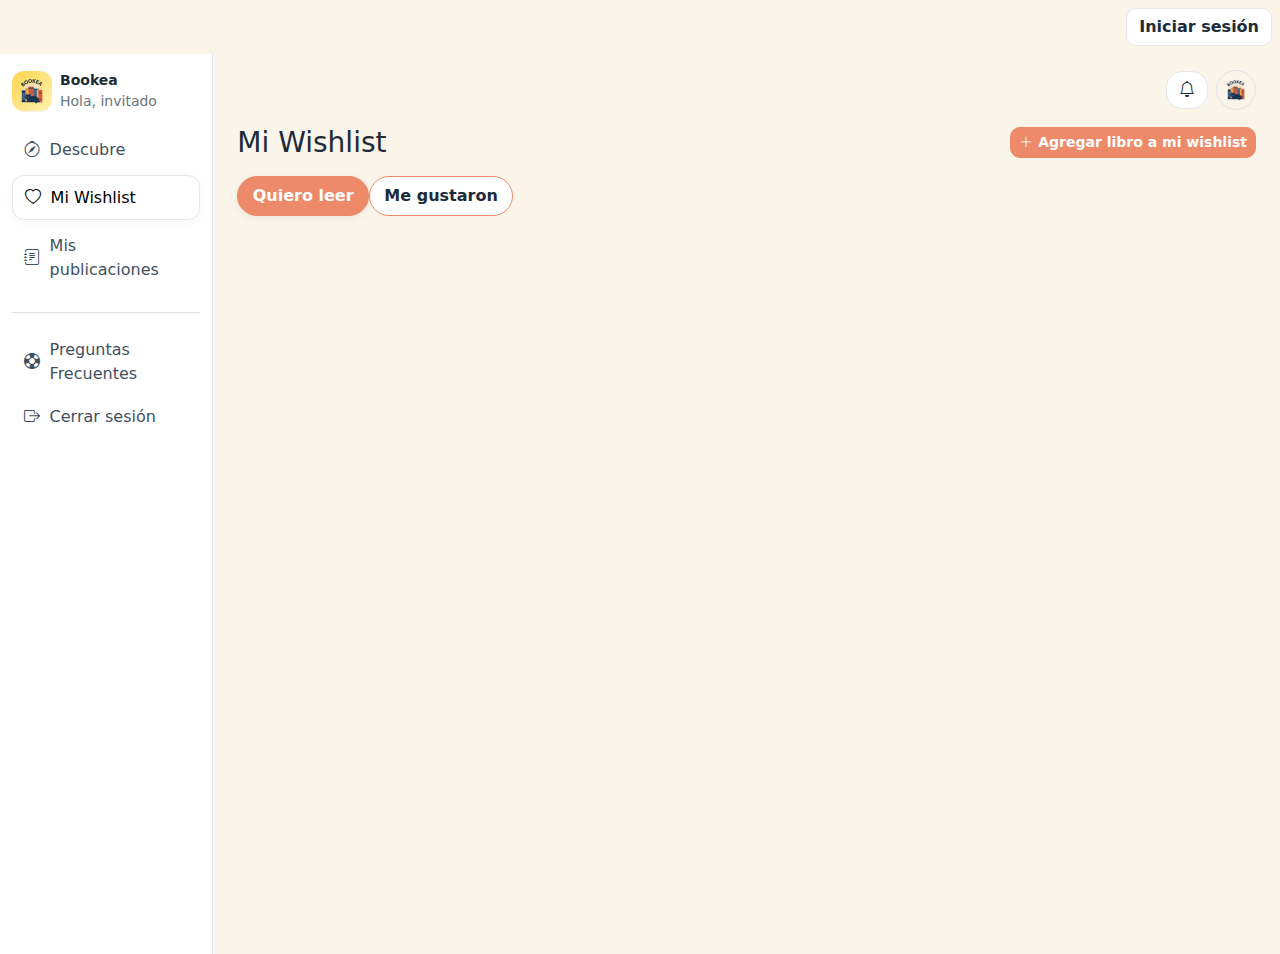
<file: template/wishlist.html>
<!DOCTYPE html>
<html lang="es">

<head>
  <meta charset="UTF-8" />
  <meta name="viewport" content="width=device-width, initial-scale=1.0" />
  <title>Bookea</title>

  <link rel="stylesheet" href="https://cdn.jsdelivr.net/npm/bootstrap@5.3.2/dist/css/bootstrap.min.css"
    crossorigin="anonymous" />

  <link href="https://cdn.jsdelivr.net/npm/bootstrap-icons@1.11.3/font/bootstrap-icons.css" rel="stylesheet" />
  <link rel="stylesheet" href="https://cdnjs.cloudflare.com/ajax/libs/font-awesome/6.6.0/css/all.min.css">

  <link rel="icon" type="image/png" href="/assets/img/bookealogo.png" />
  <link rel="stylesheet" href="/assets/css/custom.css">
</head>

<body>
  <!-- Barra visible solo si NO hay sesión -->
  <div class="solo-publico d-flex justify-content-end align-items-center gap-2 p-2">
    <button id="btn-login" class="btn btn-outline-secondary solo-publico">
      Iniciar sesión
    </button>
    <!--  <button id="btn-register" class="btn btn-dark solo-publico">
      Registrarse
    </button> -->
  </div>

  <!-- TOPBAR SOLO MÓVIL: hamburguesa + logo + perfil -->
  <header class="topbar d-lg-none">
    <div class="container-fluid d-flex align-items-center justify-content-between py-2">
      <button class="btn btn-outline-secondary rounded-4 d-inline-flex d-lg-none" data-bs-toggle="offcanvas"
        data-bs-target="#ocMenu" aria-controls="ocMenu" aria-label="Abrir menú">
        <i class="bi bi-list"></i>
      </button>
      <div class="d-flex align-items-center gap-2">
        <div class="logo-pill">
          <img src="/assets/img/bookealogo.png" alt="Bookea logo" />
        </div>
        <span class="fw-medium small text-secondary">Bookea</span>
      </div>

      <div class="d-flex align-items-center gap-2">
        <button class="btn btn-outline-secondary rounded-4 solo-logueado">
          <i class="bi bi-bell"></i>
        </button>
        <!-- avatar global -->
<a href="/template/perfil.html" class="d-inline-block">
  <img data-user-avatar
       src="/assets/img/bookealogo.png"
       width="32" height="32"
       class="rounded-circle border solo-logueado"
       alt="perfil" />
</a>

      </div>
    </div>
  </header>

  <!-- LAYOUT -->
  <div class="container-fluid">
    <div class="row">
      <!-- SIDEBAR desktop-->
      <aside class="col-lg-2 d-none d-lg-block sidebar">
        <div class="d-flex align-items-center gap-2 mb-3">
          <div class="logo-pill">
            <img src="/assets/img/bookealogo.png" alt="Bookea logo" />
          </div>
          <div>
            <div class="fw-semibold small">Bookea</div>
            <div class="text-secondary small" id="saludo-usuario">
              Hola, invitado
            </div>
          </div>
        </div>
        <nav class="nav flex-column gap-1">
          <a class="nav-link" href="/index.html"><i class="bi bi-compass"></i> Descubre</a>
          <a class="nav-link active" href="#" data-auth-required>
            <i class="bi bi-heart"></i> Mi Wishlist
          </a>
          <a class="nav-link" href="publicacion_libro.html" data-auth-required>
            <i class="bi bi-journal-text"></i> Mis publicaciones
          </a>

          <div class="mt-3 border-top pt-3">
            <a class="nav-link" href="faq.html"><i class="bi bi-life-preserver"></i> Preguntas
              Frecuentes</a>
            <a class="nav-link solo-logueado" href="/login.html" data-auth-logout>
              <i class="bi bi-box-arrow-right"></i> Cerrar sesión
            </a>

          </div>
        </nav>
      </aside>

      <!-- OFFCANVAS (sidebar en móvil) -->
      <div class="offcanvas offcanvas-start" tabindex="-1" id="ocMenu" aria-labelledby="ocMenuLabel">
        <div class="offcanvas-header">
          <h5 class="offcanvas-title d-flex align-items-center gap-2" id="ocMenuLabel">
            <div class="logo-pill" style="width: 32px; height: 32px">
              <img src="/assets/img/bookealogo.png" alt="Bookea logo"
                style="width: 28px; height: 28px; object-fit: contain" />
            </div>
            Bookea
          </h5>

          <button type="button" class="btn-close" data-bs-dismiss="offcanvas" aria-label="Cerrar"></button>
        </div>
        <div class="offcanvas-body">
          <nav class="nav flex-column gap-1">
            <a class="nav-link " href="/index.html"><i class="bi bi-compass"></i> Descubre</a>
            <a class="nav-link active" href="#"><i class="bi bi-grid" data-auth-required></i> Wishlist</a>
            <a class="nav-link" href="/template/publicacion_libro.html"><i class="bi bi-collection"
                data-auth-required></i> Mis
              Publicaciones</a>
            <div class="mt-3 border-top pt-3">

              <a class="nav-link" href="/template/faq.html"><i class="bi bi-life-preserver"></i> Preguntas
                Frecuentes</a>
              <a class="nav-link solo-logueado" href="/login.html" data-auth-logout>
                <i class="bi bi-box-arrow-right"></i> Cerrar sesión
              </a>

            </div>
          </nav>
        </div>
      </div>

      <!-- MAIN -->
      <main class="col-12 col-lg-10 px-3 px-lg-4 py-3" id="wishlist">
        <!-- topbar escritorio SIN buscador (espaciador para mantener íconos fijos) -->
        <div class="d-none d-lg-flex align-items-center justify-content-between mb-3">
          <div class="flex-grow-1 me-3"></div>
          <div class="d-flex align-items-center gap-2">
            <button class="btn btn-outline-secondary rounded-4 solo-logueado">
              <i class="bi bi-bell"></i>
            </button>
            <!-- avatar global -->
<a href="/template/perfil.html" class="d-inline-block">
  <img data-user-avatar
       src="/assets/img/bookealogo.png"
       width="32" height="32"
       class="rounded-circle border solo-logueado"
       alt="perfil" />
</a>

          </div>
        </div>



        <!-- Título + botón -->
        <div class="d-flex align-items-center justify-content-between mb-3">
          <h3 class="mb-0">Mi Wishlist</h3>

          <button class="btn btn-dark btn-sm" id="btn-add-wishlist" data-auth-required>
            <i class="bi bi-plus-lg"></i> Agregar libro a mi wishlist
          </button>
        </div>

        <!-- Tabs (conservamos estructura; trabajamos en “Quiero leer”) -->
        <ul class="nav nav-pills mb-3" id="wishlist-tabs" role="tablist">
          <li class="nav-item" role="presentation">
            <button class="nav-link active" id="tab-quiero-leer" data-bs-toggle="pill"
              data-bs-target="#pane-quiero-leer" type="button" role="tab">
              Quiero leer
            </button>
          </li>
          <li class="nav-item" role="presentation">
            <button class="nav-link" id="tab-me-gustaron" data-bs-toggle="pill" data-bs-target="#pane-me-gustaron"
              type="button" role="tab">
              Me gustaron
            </button>
          </li>
        </ul>

        <div class="tab-content">
          <!-- ===== Quiero leer ===== -->
          <div class="tab-pane fade show active" id="pane-quiero-leer" role="tabpanel"
            aria-labelledby="tab-quiero-leer">

            <!-- GRID (mismo patrón responsive que publicaciones) -->
            <div class="row row-cols-2 row-cols-md-3 row-cols-lg-4 g-3" id="grid-quiero-leer"></div>
            <div class="text-center py-5 d-none" id="empty-quiero-leer">
              <!-- SE AUTOCOMPLETA CARD -->
            </div>


            <!-- ===== Me gustaron (placeholder) ===== -->
            <div class="tab-pane fade" id="pane-me-gustaron" role="tabpanel" aria-labelledby="tab-me-gustaron">
              <div class="text-center py-5">
                <h4 class="h6 mb-1">Acá van tus “Me gustaron”.</h4>
                <p class="text-secondary small m-0">Lo conectamos cuando terminemos “Quiero leer”.</p>
              </div>
            </div>
          </div>



          <!-- Hooks mínimos (sin romper tus módulos) -->
          <script>
            // Comentario de referencia para después:
            // - Este switch guardará un booleano `notify_if_appears` por item.
            // - Luego disparará notificaciones cuando detectemos una publicación que matchee el libro (título/autor/ISBN).
            // Todos estos solo disparan el flujo del picker de Google Books (lo implementamos en el paso JS con tu modal actual)
            const addButtons = ['btn-add-wishlist', 'empty-add', 'fabWishlist'];
            addButtons.forEach(id => {
              const el = document.getElementById(id);
              if (el) el.addEventListener('click', (e) => {
                e.preventDefault();
                // TODO (Paso 2): abrir buscador Google Books (igual a Publicar) y guardar en Supabase.
                // window.dispatchEvent(new CustomEvent('wishlist:add')); // ejemplo de hook si querés escucharlo desde /js/main.js
              });
            });
          </script>

          <!-- Necesario para tabs/pills y el modal -->
          <script src="https://cdn.jsdelivr.net/npm/bootstrap@5.3.2/dist/js/bootstrap.bundle.min.js"
            crossorigin="anonymous"></script>
          <script type="module" src="/js/wishlist.js"></script>
          <script type="module" src="/js/main.js"></script>
          <script type="module" src="/js/authGuard.js"></script>
          <script>
            document.querySelectorAll('#wishlist-tabs [data-bs-toggle="pill"]').forEach(el => {
              if (!bootstrap.Tab.getInstance(el)) new bootstrap.Tab(el);
            });
          </script>

      </main>

</body>

</html>
</file>
<file: assets/css/login.css>
:root {
      --brand-500: #ED8A6A;
      --brand-600: #E47154;
      --brand-100: #FAE1DA;
      --brand-on: #FFFFFF;
      --ml-neutral-900: #1C2B39;
      --ml-neutral-700: #3F5161;
      --ml-neutral-200: #E4E7EB;
      --ml-neutral-100: #FAF4E9;
      --ml-amber-500: #F6C65B;
      --ml-amber-100: #F9E7B8;
    }

    * {
      box-sizing: border-box;
    }

    body {
      min-height: 100vh;
      display: flex;
      align-items: center;
      justify-content: center;
      background: linear-gradient(135deg, var(--ml-neutral-100) 0%, #fff 100%);
      padding: 1rem;
      font-family: -apple-system, BlinkMacSystemFont, "Segoe UI", Roboto, "Helvetica Neue", Arial, sans-serif;
      overflow-x: hidden;
    }

    /* Decoración de fondo */
    body::before {
      content: '';
      position: fixed;
      top: -50%;
      right: -20%;
      width: 800px;
      height: 800px;
      background: radial-gradient(circle, var(--brand-100) 0%, transparent 70%);
      border-radius: 50%;
      opacity: 0.3;
      z-index: 0;
      animation: float 20s ease-in-out infinite;
    }

    body::after {
      content: '';
      position: fixed;
      bottom: -30%;
      left: -10%;
      width: 600px;
      height: 600px;
      background: radial-gradient(circle, var(--ml-amber-100) 0%, transparent 70%);
      border-radius: 50%;
      opacity: 0.2;
      z-index: 0;
      animation: float 15s ease-in-out infinite reverse;
    }

    @keyframes float {

      0%,
      100% {
        transform: translate(0, 0) rotate(0deg);
      }

      33% {
        transform: translate(30px, -30px) rotate(5deg);
      }

      66% {
        transform: translate(-20px, 20px) rotate(-5deg);
      }
    }

    .auth-container {
      position: relative;
      z-index: 1;
      width: 100%;
      max-width: 480px;
      animation: slideUp 0.6s ease-out;
    }

    @keyframes slideUp {
      from {
        opacity: 0;
        transform: translateY(30px);
      }

      to {
        opacity: 1;
        transform: translateY(0);
      }
    }

    .auth-card {
      background: #fff;
      border-radius: 24px;
      box-shadow: 0 20px 60px rgba(0, 0, 0, 0.08), 0 0 1px rgba(0, 0, 0, 0.1);
      padding: 2.5rem 2rem;
      border: 1px solid var(--ml-neutral-200);
      transition: box-shadow 0.3s ease;
    }

    .auth-card:hover {
      box-shadow: 0 25px 70px rgba(0, 0, 0, 0.12), 0 0 1px rgba(0, 0, 0, 0.1);
    }

    .logo-section {
      text-align: center;
      margin-bottom: 2rem;
    }

    .logo-wrapper {
      width: 80px;
      height: 80px;
      margin: 0 auto 1rem;
      background: linear-gradient(135deg, #ffd54d, #fff2b3);
      border-radius: 20px;
      display: flex;
      align-items: center;
      justify-content: center;
      box-shadow: 0 8px 20px rgba(246, 198, 91, 0.3);
      animation: logoPulse 2s ease-in-out infinite;
    }

    @keyframes logoPulse {

      0%,
      100% {
        transform: scale(1);
      }

      50% {
        transform: scale(1.05);
      }
    }

    .logo-wrapper img {
      width: 56px;
      height: 56px;
      object-fit: contain;
    }

    .auth-title {
      font-size: 1.75rem;
      font-weight: 700;
      color: var(--ml-neutral-900);
      margin-bottom: 0.5rem;
    }

    .auth-subtitle {
      color: var(--ml-neutral-700);
      font-size: 0.95rem;
      margin-bottom: 0;
    }

    .tab-buttons {
      display: flex;
      gap: 0.5rem;
      margin-bottom: 2rem;
      background: var(--ml-neutral-100);
      padding: 0.35rem;
      border-radius: 14px;
    }

    .tab-buttons button {
      flex: 1;
      border: none;
      background: transparent;
      color: var(--ml-neutral-700);
      font-weight: 600;
      padding: 0.65rem 1rem;
      border-radius: 10px;
      transition: all 0.25s ease;
      cursor: pointer;
      font-size: 0.95rem;
    }

    .tab-buttons button.active {
      background: var(--brand-500);
      color: var(--brand-on);
      box-shadow: 0 4px 12px rgba(237, 138, 106, 0.3);
      transform: translateY(-2px);
    }

    .tab-buttons button:hover:not(.active) {
      background: rgba(255, 255, 255, 0.7);
    }

    .form-label {
      font-weight: 600;
      color: var(--ml-neutral-900);
      font-size: 0.9rem;
      margin-bottom: 0.4rem;
    }

    .form-control,
    .form-select {
      border: 1.5px solid var(--ml-neutral-200);
      border-radius: 10px;
      padding: 0.7rem 1rem;
      font-size: 0.95rem;
      transition: all 0.2s ease;
    }

    .form-control:focus,
    .form-select:focus {
      border-color: var(--brand-500);
      box-shadow: 0 0 0 0.2rem rgba(237, 138, 106, 0.15);
      outline: none;
    }

    .btn-primary {
      background: var(--brand-500);
      border: 1.5px solid var(--brand-500);
      color: var(--brand-on);
      font-weight: 600;
      padding: 0.75rem 1.5rem;
      border-radius: 10px;
      transition: all 0.25s ease;
      font-size: 1rem;
    }

    .btn-primary:hover {
      background: var(--brand-600);
      border-color: var(--brand-600);
      transform: translateY(-2px);
      box-shadow: 0 6px 20px rgba(237, 138, 106, 0.35);
    }

    .btn-primary:active {
      transform: translateY(0);
    }

    .forgot-link {
      color: var(--brand-500);
      text-decoration: none;
      font-size: 0.875rem;
      font-weight: 500;
      transition: color 0.2s ease;
    }

    .forgot-link:hover {
      color: var(--brand-600);
      text-decoration: underline;
    }

    .alert {
      border-radius: 10px;
      border: none;
      font-size: 0.9rem;
      animation: slideDown 0.3s ease;
    }

    @keyframes slideDown {
      from {
        opacity: 0;
        transform: translateY(-10px);
      }

      to {
        opacity: 1;
        transform: translateY(0);
      }
    }

    .form-fade {
      animation: fadeIn 0.4s ease;
    }

    @keyframes fadeIn {
      from {
        opacity: 0;
      }

      to {
        opacity: 1;
      }
    }

    /* Responsive */
    @media (max-width: 576px) {
      .auth-card {
        padding: 2rem 1.5rem;
      }

      .auth-title {
        font-size: 1.5rem;
      }

      .logo-wrapper {
        width: 70px;
        height: 70px;
      }

      .logo-wrapper img {
        width: 48px;
        height: 48px;
      }
    }

    /* Input icons */
    .input-group-text {
      background: transparent;
      border: 1.5px solid var(--ml-neutral-200);
      border-right: none;
      color: var(--ml-neutral-700);
    }

    .input-group .form-control {
      border-left: none;
    }

    .input-group:focus-within .input-group-text,
    .input-group:focus-within .form-control {
      border-color: var(--brand-500);
    }
</file>
<file: assets/css/custom.css>
:root {
  /* Paleta Bookea (extraída del logo) */
  /* Primarios (azules) */
  --ml-neutral-900: #1C2B39; /* azul muy oscuro – textos principales, FAB */
  --ml-neutral-800: #24384A; 
  --ml-neutral-700: #3F5161; /* textos secundarios / iconos */
  --ml-neutral-600: #6B7C88; /* bordes suaves sobre fondos claros */

  /* Fondos claros */
  --ml-neutral-200: #E4E7EB; /* borde tarjetas/inputs */
  --ml-neutral-100: #FAF4E9; /* fondo general (beige del “sol”) */

  /* Acentos (amarillos cálidos del logo) */
  --ml-amber-50:  #FDF6E7;
  --ml-amber-100: #F9E7B8;
  --ml-amber-300: #E9B13F;
  --ml-amber-400: #F0BC4E;
  --ml-amber-500: #F6C65B; /* amarillo principal (btn, estados activos) */

  /* Radios */
  --radius-xl: 1.25rem;
  /* --- Brand Bookea (ladrillo) --- */
--brand-500: #ED8A6A;   /* base de botón */
--brand-600: #E47154;   /* hover */
--brand-100: #FAE1DA;   /* hover claro / fondos suaves */
--brand-700: #D65E43;   /* activo / énfasis */
--brand-on:  #FFFFFF;   /* texto sobre brand */
}


    body {
      background: var(--ml-neutral-100);
      color: var(--ml-neutral-900);
    }

    .logo-pill {
      width: 40px;
      height: 40px;
      border-radius: 12px;
      display: grid;
      place-items: center;
      background: linear-gradient(135deg, #ffd54d, #fff2b3);
      box-shadow: 0 1px 0 rgba(0, 0, 0, 0.06);
    }

    .sidebar {
      background: #fff;
      border-right: 1px solid var(--ml-neutral-200);
      min-height: 100dvh;
      position: sticky;
      top: 0;
      padding: 1rem 0.75rem;
    }

    .sidebar .nav-link {
      color: var(--ml-neutral-700);
      border-radius: 12px;
      padding: 0.6rem 0.75rem;
      display: flex;
      align-items: center;
      gap: 0.6rem;
    }

    .sidebar .nav-link.active,
    .sidebar .nav-link:hover {
      background: #fff;
      border: 1px solid var(--ml-neutral-200);
      color: #000;
      box-shadow: 0 2px 8px rgba(0, 0, 0, 0.04);
    }

    .search-wrap {
      border: 1px solid var(--ml-neutral-200);
      border-radius: 12px;
      background: #fff;
    }

    .chip {
      border: 1px solid var(--ml-neutral-200);
      background: #fff;
      border-radius: 999px;
      padding: 0.35rem 0.7rem;
      font-size: 0.9rem;
    }

    .chip:hover {
      background: #fafafa;
    }

    .book-card {
      border: 1px solid var(--ml-neutral-200);
      border-radius: var(--radius-xl);
      overflow: hidden;
      background: #fff;
      box-shadow: 0 1px 8px rgba(0, 0, 0, 0.05);
    }

    .ratio-3x4 {
      --bs-aspect-ratio: calc(4 / 3 * 100%);
    }

    .clamp-2 {
      display: -webkit-box;
      -webkit-line-clamp: 2;
      -webkit-box-orient: vertical;
      overflow: hidden;
    }

    /* --- CARD RESPONSIVE FIX --- */

    /* Por defecto (mobile / tablet): el precio va debajo */
    .card .price-row {
      display: flex;
      flex-direction: column;
      /* uno abajo del otro */
      align-items: flex-start;
      /* alineados a la izquierda */
      gap: .25rem;
    }

    /* En pantallas grandes, vuelven a estar lado a lado */
    @media (min-width: 992px) {
      .card .price-row {
        flex-direction: row;
        align-items: center;
        justify-content: space-between;
      }
    }

    .obj-cover {
      width: 100%;
      height: 100%;
      object-fit: cover;
    }

    .badge-estado {
      background: var(--ml-amber-100);
      color: #7a4a00;
      border: 1px solid var(--ml-amber-300);
      font-size: 0.72rem;
      border-radius: 10px;
    }

    .fab {
      position: fixed;
      right: 1rem;
      bottom: 1rem;
      z-index: 1050;
      width: 56px;
      height: 56px;
      border-radius: 50%;
      display: grid;
      place-items: center;
      background: var(--ml-neutral-900);
      color: #fff;
      box-shadow: 0 10px 30px rgba(0, 0, 0, 0.25);
    }

    .fab:hover {
      background: #000;
    }

    /* navbar superior móvil */
    .topbar {
      position: sticky;
      top: 0;
      z-index: 1030;
      backdrop-filter: blur(6px);
      background: rgba(255, 255, 255, 0.9);
      border-bottom: 1px solid var(--ml-neutral-200);
    }

    /* Contenedor del logo */
    .logo-pill {
      width: 40px;
      height: 40px;
      border-radius: 12px;
      display: flex;
      /* 👈 para centrar bien la imagen */
      align-items: center;
      justify-content: center;
      background: linear-gradient(135deg, #ffd54d, #fff2b3);
      box-shadow: 0 1px 0 rgba(0, 0, 0, 0.06);
      overflow: hidden;
      /* por si el PNG es más grande */
    }

    /* Imagen del logo, tamaño consistente en todos lados */
    .logo-pill img {
      width: 32px;
      height: 32px;
      object-fit: contain;
      display: block;
    }

    /* === Offcanvas móvil con look de sidebar === */
    #ocMenu {
      --bs-offcanvas-width: 280px;
      /* ancho similar al sidebar */
      border-right: 1px solid var(--ml-neutral-200);
    }

    /* header del offcanvas */
    #ocMenu .offcanvas-header {
      border-bottom: 1px solid var(--ml-neutral-200);
    }

    /* bloque brand (igual que en desktop) */
    .offc-brand {
      display: flex;
      align-items: center;
      gap: .6rem;
    }

    .offc-brand .logo-pill {
      width: 32px;
      height: 32px;
      border-radius: 10px;
    }

    .offc-brand .logo-pill img {
      width: 28px;
      height: 28px;
      object-fit: contain;
      display: block;
    }

    .offc-brand .title {
      font-weight: 600;
      font-size: .95rem;
      line-height: 1.1;
    }

    .offc-brand .subtitle {
      color: #6b7280;
      font-size: .85rem;
      margin-top: -2px;
    }

    /* links del menú: mismos colores y pill activo que en desktop */
    #ocMenu .nav-link {
      color: var(--ml-neutral-700);
      border-radius: 12px;
      padding: .6rem .75rem;
      display: flex;
      align-items: center;
      gap: .6rem;
    }

    #ocMenu .nav-link i {
      color: inherit;
    }

    #ocMenu .nav-link:hover,
    #ocMenu .nav-link.active {
      background: #fff;
      border: 1px solid var(--ml-neutral-200);
      color: #000;
      box-shadow: 0 2px 8px rgba(0, 0, 0, .04);
    }

    /* divider suave */
    #ocMenu .divider {
      border-top: 1px solid var(--ml-neutral-200);
      margin: .75rem 0 1rem;
    }

    /* mejorar legibilidad y tap target en mobile */
    #ocMenu .nav {
      row-gap: .25rem;
    }

    #ocMenu .offcanvas-body {
      padding-top: .75rem;
    }

    /* que el FAB no tape el menú abierto (lo ocultamos cuando abre el offcanvas) */
    body.offcanvas-open .fab {
      display: none;
    }

    /* Modal */
    .ml-modal {
      position: fixed;
      inset: 0;
      display: none;
      align-items: center;
      justify-content: center;
      z-index: 2000;
    }

    .ml-modal.open {
      display: flex;
    }

    .ml-modal__backdrop {
      position: absolute;
      inset: 0;
      background: rgba(0, 0, 0, .45);
      backdrop-filter: blur(2px);
    }

    .ml-modal__dialog {
      position: relative;
      width: min(920px, 94vw);
      max-height: 90vh;
      background: #fff;
      border-radius: var(--radius-xl, 1.25rem);
      box-shadow: 0 20px 60px rgba(0, 0, 0, .35);
      overflow: hidden;
      transform: translateY(10px) scale(.98);
      opacity: 0;
      transition: .2s ease;
    }

    .ml-modal.open .ml-modal__dialog {
      transform: translateY(0) scale(1);
      opacity: 1;
    }

    .ml-modal__header {
      display: flex;
      align-items: center;
      min-width: 0;
      justify-content: space-between;
      padding: 14px 18px;
      border-bottom: 1px solid var(--ml-neutral-200);
    }

    .ml-modal__header h2 { 
      font-size: clamp(1rem, 2.2vw, 1.25rem); 
    }

    .ml-modal__body {
      padding: 18px;
      overflow: auto;
      max-height: calc(90vh - 56px);
    }

    .ml-modal__close {
      border: none;
      background: transparent;
      font-size: 20px;
      line-height: 1;
      color: var(--ml-neutral-700);
      cursor: pointer;
    }

    body.no-scroll {
      overflow: hidden;
    }

    /* Stepper */
    .wizard-steps {
      list-style: none;
      display: flex;
      gap: 8px;
      padding: 0;
      margin: 0 0 16px;
      counter-reset: step;
    }

    .wizard-steps li {
      position: relative;
      padding: .4rem .8rem .4rem 2rem;
      border: 1px solid var(--ml-neutral-200);
      border-radius: 999px;
      color: var(--ml-neutral-700);
      background: #fff;
      font-weight: 500;
    }

    .wizard-steps li::before {
      counter-increment: step;
      content: counter(step);
      position: absolute;
      left: .5rem;
      top: 50%;
      transform: translateY(-50%);
      width: 1.2rem;
      height: 1.2rem;
      display: grid;
      place-items: center;
      border-radius: 50%;
      background: var(--ml-neutral-200);
      color: #333;
      font-size: .8rem;
      font-weight: 700;
    }

   .wizard-steps li.active {
  border-color: var(--brand-100);
  color: #000;
  box-shadow: 0 2px 8px rgba(0, 0, 0, .04);
}
.wizard-steps li.active::before {
  background: var(--brand-500);
  color: var(--brand-on);
}


    /* Autocomplete box */
    .autocomplete-results {
      position: absolute;
      top: 100%;
      left: 0;
      right: 0;
      z-index: 10;
      background: #fff;
      border: 1px solid var(--ml-neutral-200);
      border-radius: 12px;
      margin-top: 6px;
      max-height: 240px;
      overflow: auto;
      box-shadow: 0 10px 30px rgba(0, 0, 0, .12);
    }

    .autocomplete-item {
      display: flex;
      gap: 10px;
      align-items: center;
      padding: 8px 10px;
      cursor: pointer;
    }

    .autocomplete-item:hover {
      background: #fafafa;
    }

    .autocomplete-item .book-cover {
      width: 38px;
      height: 52px;
      object-fit: cover;
      border-radius: 6px;
    }

    .autocomplete-item .book-title {
      font-weight: 600;
    }

    .autocomplete-item .book-author {
      font-size: .88rem;
      color: var(--ml-neutral-700);
    }

    /* Readonly look */
    .readonly-field[readonly] {
      background: #fafafa;
    }

/* === Botón principal (base en brand) === */
.btn,
.btn-dark,
.btn-primary,
.btn-warning {
  background: var(--brand-500);
  color: var(--brand-on);
  border: 1px solid var(--brand-500);
  border-radius: 10px;
  font-weight: 600;
  transition: background .25s ease, color .25s ease, border-color .25s ease, transform .05s ease;
}

/* Hover/active */
.btn:hover,
.btn:active {
  background: var(--brand-600);
  border-color: var(--brand-600);
  color: var(--brand-on);
}

/* Focus accesible */
.btn:focus,
.btn:focus-visible {
  outline: none;
  box-shadow: 0 0 0 .2rem rgba(237,138,106,.35); /* #ED8A6A */
}

/* Botones claros / outline */
.btn-light,
.btn-outline-secondary,
.btn-outline-light {
  background: #fff;
  color: var(--ml-neutral-900);
  border: 1px solid var(--ml-neutral-200);
}
.btn-light:hover,
.btn-outline-secondary:hover,
.btn-outline-light:hover {
  background: var(--brand-100);
  border-color: var(--brand-600);
  color: var(--ml-neutral-900);
}

/* FAB usa brand también */
.fab {
  background: var(--brand-500);
  color: var(--brand-on);
  border: 1px solid var(--brand-500);
}
.fab:hover { background: var(--brand-600); border-color: var(--brand-600); }


    body.offcanvas-open .fab {
      display: none;
    }

    /* ===== IG-style uploader (versión compacta) ===== */
    .ig-uploader {
      display: grid;
      gap: .5rem;
      justify-content: start;
      /* que no se centre demasiado */
    }

    /* cuadrado principal más chico */
    .ig-stage {
      position: relative;
      border-radius: 1rem;
      background: #a9a9a9;
      color: #fff;
      overflow: hidden;
      width: 300px;
      height: 300px;
      display: grid;
      place-items: center;
      border: 1px solid var(--ml-neutral-200);
      transition: background .2s, outline .2s;
    }

    @media (max-width: 600px) {
      .ig-stage {
        width: 180px;
        height: 180px;
      }
    }

    .ig-empty {
      text-align: center;
      color: #cbd5e1;
    }

    .ig-empty p {
      font-size: .9rem;
    }

    /* la imagen no se extiende ni se recorta */
    .ig-main {
      width: 100%;
      height: 100%;
      object-fit: contain;
      background: #f7f7f7;
      display: block;
    }

    /* Botón + */
    .ig-add {
      position: absolute;
      right: .5rem;
      bottom: .5rem;
      width: 36px;
      height: 36px;
      border-radius: 50%;
      display: grid;
      place-items: center;
      border: 1px solid rgba(255, 255, 255, .3);
      background: rgba(0, 0, 0, .55);
      color: #fff;
      cursor: pointer;
      backdrop-filter: blur(6px);
    }

    .ig-add:hover {
      background: rgba(0, 0, 0, .75);
    }

    .ig-stage.dragover {
  outline: 2px dashed var(--brand-600);
  outline-offset: -4px;
  background: #fff;
}


    /* Miniaturas más pequeñas */
    .ig-tray {
      display: flex;
      gap: .4rem;
      flex-wrap: nowrap;
      overflow-x: auto;
      padding-bottom: .25rem;
    }

    .ig-thumb {
      position: relative;
      flex: 0 0 auto;
      width: 60px;
      height: 60px;
      border-radius: 10px;
      overflow: hidden;
      cursor: grab;
      border: 2px solid transparent;
      background: var(--ml-neutral-100);
    }

    .ig-thumb img {
      width: 100%;
      height: 100%;
      object-fit: cover;
    }

    .ig-thumb.active {
      border-color: var(--ml-amber-500);
    }

    .ig-thumb:active {
      cursor: grabbing;
    }

    .ig-thumb .ig-del {
      position: absolute;
      top: 3px;
      right: 3px;
      width: 18px;
      height: 18px;
      border-radius: 50%;
      border: none;
      background: rgba(0, 0, 0, .55);
      color: #fff;
      font-size: 11px;
      line-height: 1;
      display: grid;
      place-items: center;
      cursor: pointer;
    }

    .ig-thumb .ig-del:hover {
      background: rgba(0, 0, 0, .8);
    }

    /* Accesibilidad */
    .ig-stage:focus-visible {
      outline: 2px solid var(--ml-amber-500);
      outline-offset: 2px;
    }


    /* css par FAQ.HTML */
    /* —— FAQ: chips / buscador / accordion —— */
.search-wrap .form-control {
  background: #fff;
  border-radius: 12px !important;
  box-shadow: 0 1px 2px rgba(0,0,0,0.04);
}
.search-wrap .input-group-text {
  border-radius: 12px 0 0 12px !important;
}

.chip {
  border: 1px solid var(--bs-border-color, #e5e7eb);
  background: #fff;
  border-radius: 999px;
  padding: 6px 12px;
  font-size: .875rem;
  line-height: 1;
  cursor: pointer;
}
.chip:hover { background: #f8f9fa; }

#no-results {
  font-size: 1.1rem;
  color: #6c757d; /* gris neutro */
  text-align: center;
  margin-top: 3rem; /* más espacio respecto a las cards */
  transition: opacity 0.3s ease;
}

#no-results p {
  display: inline-block;
  background: rgba(108,117,125,0.08);
  padding: 0.6rem 1rem;
  border-radius: 8px;
}

#no-results:not(.d-none) {
  opacity: 1;
}

#no-results.d-none {
  opacity: 0;
}


/* estado “activo” (cuando JS le agrega .btn.btn-warning) */
.chip.btn.btn-warning {
  border-color: transparent;
  color: #212529;
}

/* Accordion look */
.accordion-button {
  border-radius: 12px !important;
}
.accordion-item {
  border: 0;
  margin-bottom: .5rem;
}
.accordion-body {
  background: #fff;
  border-radius: 0 0 12px 12px;
}

/* Tarjeta soporte */
.card .logo-pill {
  display:flex; align-items:center; justify-content:center;
  background:#f0f3f5; border-radius:14px; width:48px; height:48px;
}

/* css PERFIL  */
/* Perfil */
.card { border-radius: 14px; }
#pf-avatar { object-fit: cover; }
.help-card { border: 1px solid var(--bs-border-color,#e5e7eb); }
.help-card .help-icon { width: 44px; height: 44px; background: #f3f4f6; color: #374151; }
/* Hover en avatar (perfil) */
a[href*="perfil.html"] img,
img.solo-logueado {
  transition: all 0.25s ease;
}

/* Hover del avatar/logo con color de marca */
a[href*="perfil.html"] img:hover,
img.solo-logueado:hover {
  background-color: var(--brand-100);
  box-shadow: 0 0 0 3px var(--brand-500) inset;
  transform: scale(1.05);
  cursor: pointer;
}

/* Avatar del perfil: mismo tamaño visual que la campanita */
a[href*="perfil.html"] img,
img.solo-logueado {
  width: 40px !important;
  height: 40px !important;
  padding: 6px;
  border-radius: 12px;
  transition: all 0.25s ease;
 
}

/* Hover */
a[href*="perfil.html"] img:hover,
img.solo-logueado:hover {
  background-color: var(--brand-100);  /* amarillo claro */
  box-shadow: 0 0 0 3px var(--brand-500) inset;
  transform: scale(1.05);
  cursor: pointer;
}

/* Toast de confirmación */
#bookea-toast {
  background-color: var(--brand-500) !important;
  color: var(--brand-on) !important;
  border-radius: 12px;
  box-shadow: 0 4px 10px rgba(0,0,0,0.15);
}

#bookea-toast .btn-close-white {
  filter: invert(0) !important;
}
/* === Toasts Bookea unificados al brand === */
.toast,
.toast.show {
  background-color: var(--brand-500) !important;
  color: var(--brand-on) !important;
  border-radius: 12px;
  border: 1px solid var(--brand-600);
  box-shadow: 0 4px 10px rgba(0,0,0,0.15);
}
.toast .btn-close {
  filter: invert(1) brightness(1.1);
}


/* ===== Wishlist (scoped) – Tabs con look de botón negro -> amarillo ===== */
/* Tabs Wishlist en brand */
/* Tabs Wishlist - solo el activo pintado */
#wishlist .nav-pills .nav-link {
  border-radius: 999px;
  background: #fff;
  color: var(--ml-neutral-900);
  border: 1.5px solid var(--brand-500);
  padding: .45rem .9rem;
  font-weight: 600;
  transition: all .15s ease-in-out;
}
#wishlist .nav-pills .nav-link:hover {
  background: var(--brand-100);
  color: var(--ml-neutral-900);
  border-color: var(--brand-600);
}
#wishlist .nav-pills .nav-link.active {
  background: var(--brand-500);
  color: var(--brand-on);
  border-color: var(--brand-500);
  box-shadow: 0 2px 8px rgba(0,0,0,.06);
}

/* Wishlist: acciones (⋮) dentro de cada card */
#wishlist .book-card{ 
  position: relative;           /* para que el dropdown se posicione dentro */
  overflow: visible;            /* por si la card tiene border-radius, que no recorte el menú */
}
#wishlist .book-card .card-actions{
  position: absolute;
  top: .5rem;
  right: .5rem;
  z-index: 2;
}

/* Evitar FOUC/flash de login mientras se resuelve la sesión */
.auth-unknown .solo-publico,
.auth-unknown .solo-logueado {
  opacity: 0;            /* no se ve */
  pointer-events: none;  /* no clickeable */
}

/* Cuando ya se resolvió la sesión, vuelve todo a la normalidad */
html:not(.auth-unknown) .solo-publico,
html:not(.auth-unknown) .solo-logueado {
  opacity: 1;
  pointer-events: auto;
  transition: opacity .12s ease;
}
/* Selección de texto */
::selection { background: var(--brand-600); color: var(--brand-on); }
::-moz-selection { background: var(--brand-600); color: var(--brand-on); }

/* Inputs / selects focus */
.form-control:focus,
.form-select:focus {
  border-color: var(--brand-600);
  box-shadow: 0 0 0 .2rem rgba(237,138,106,.25);
}
</file>
